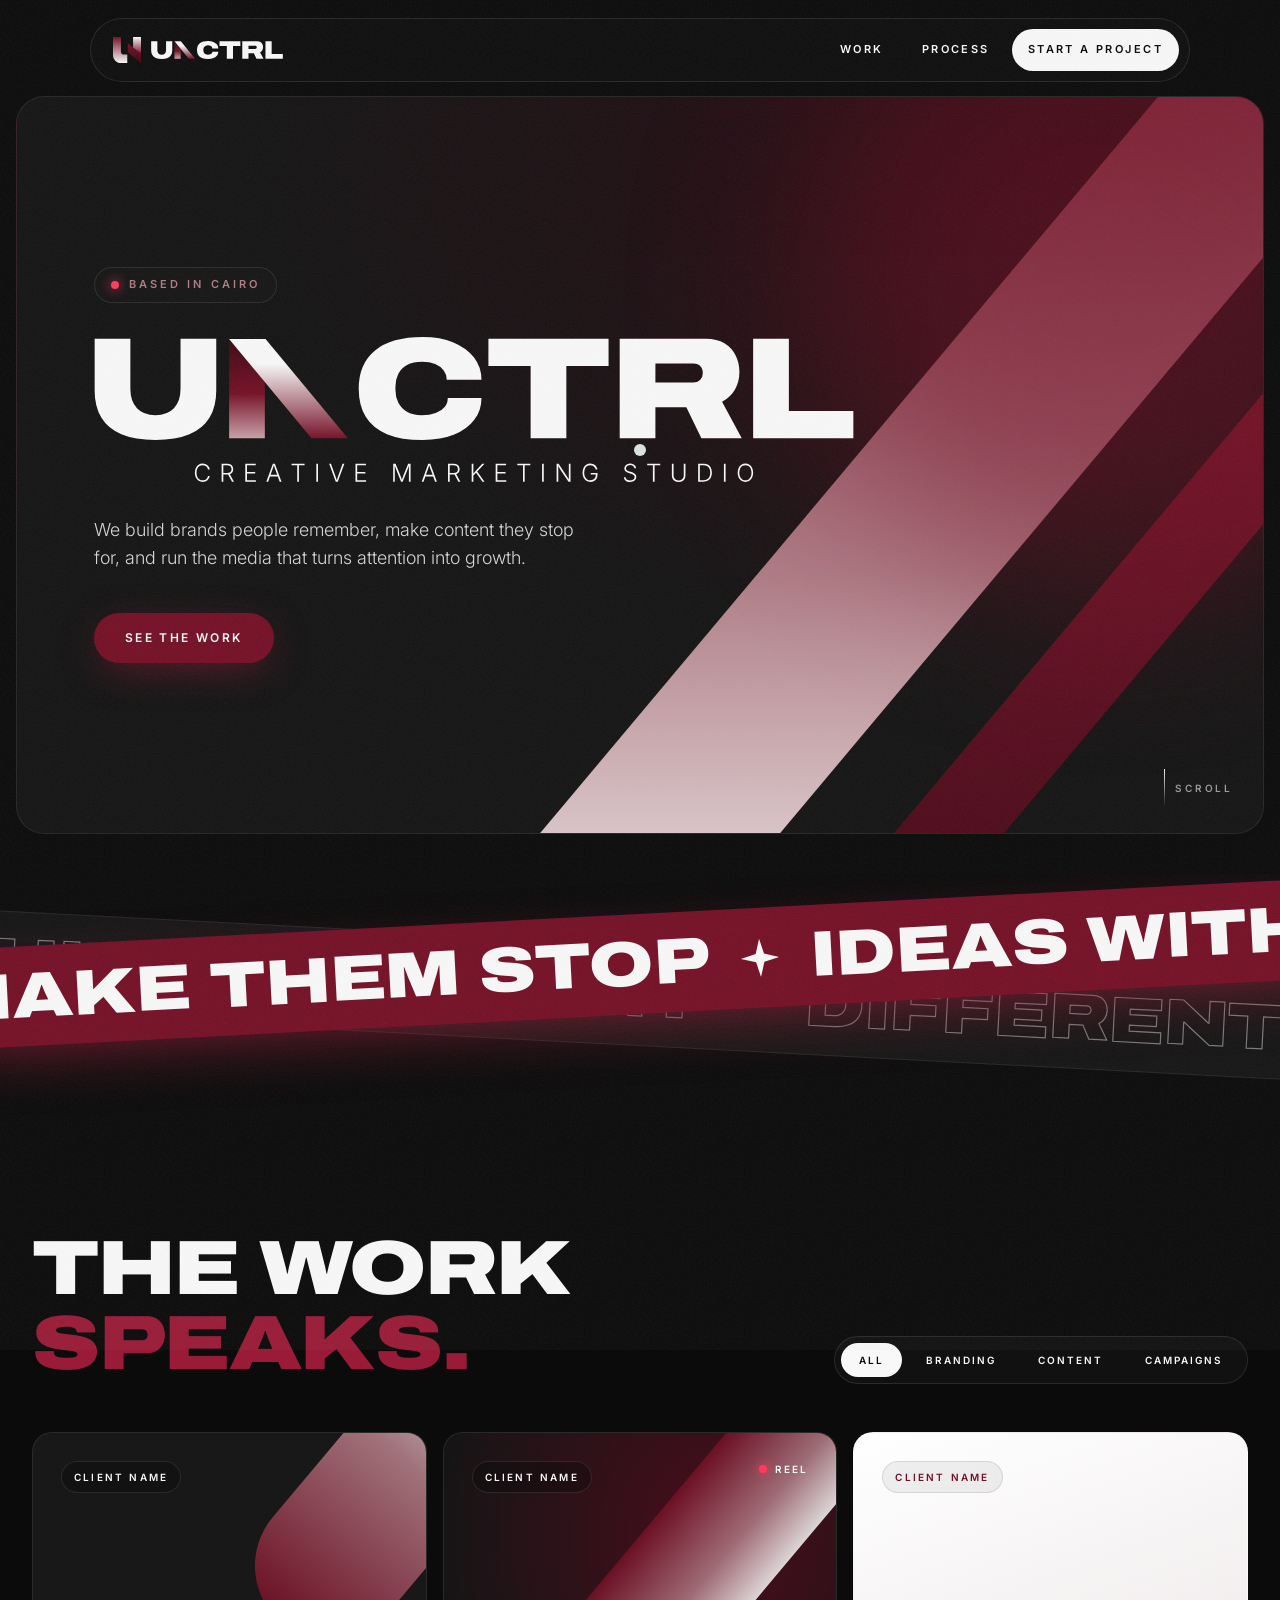
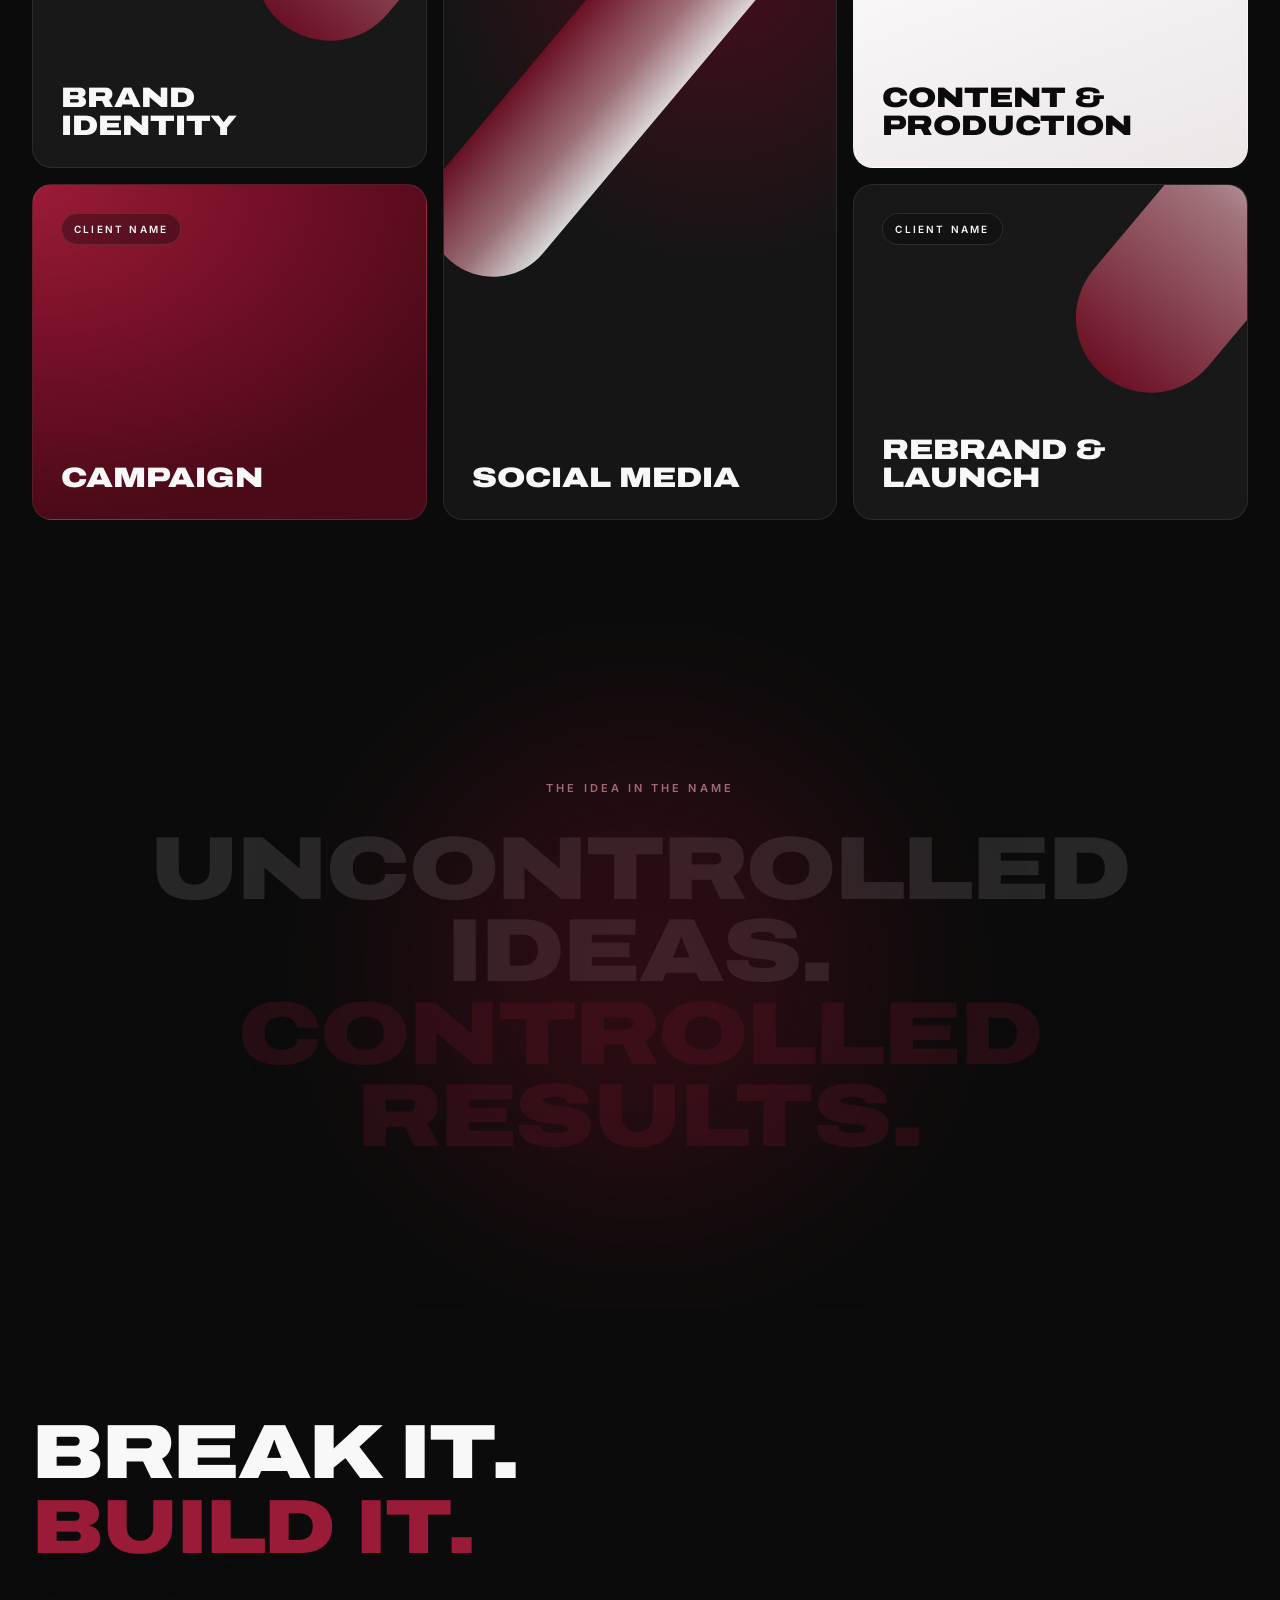
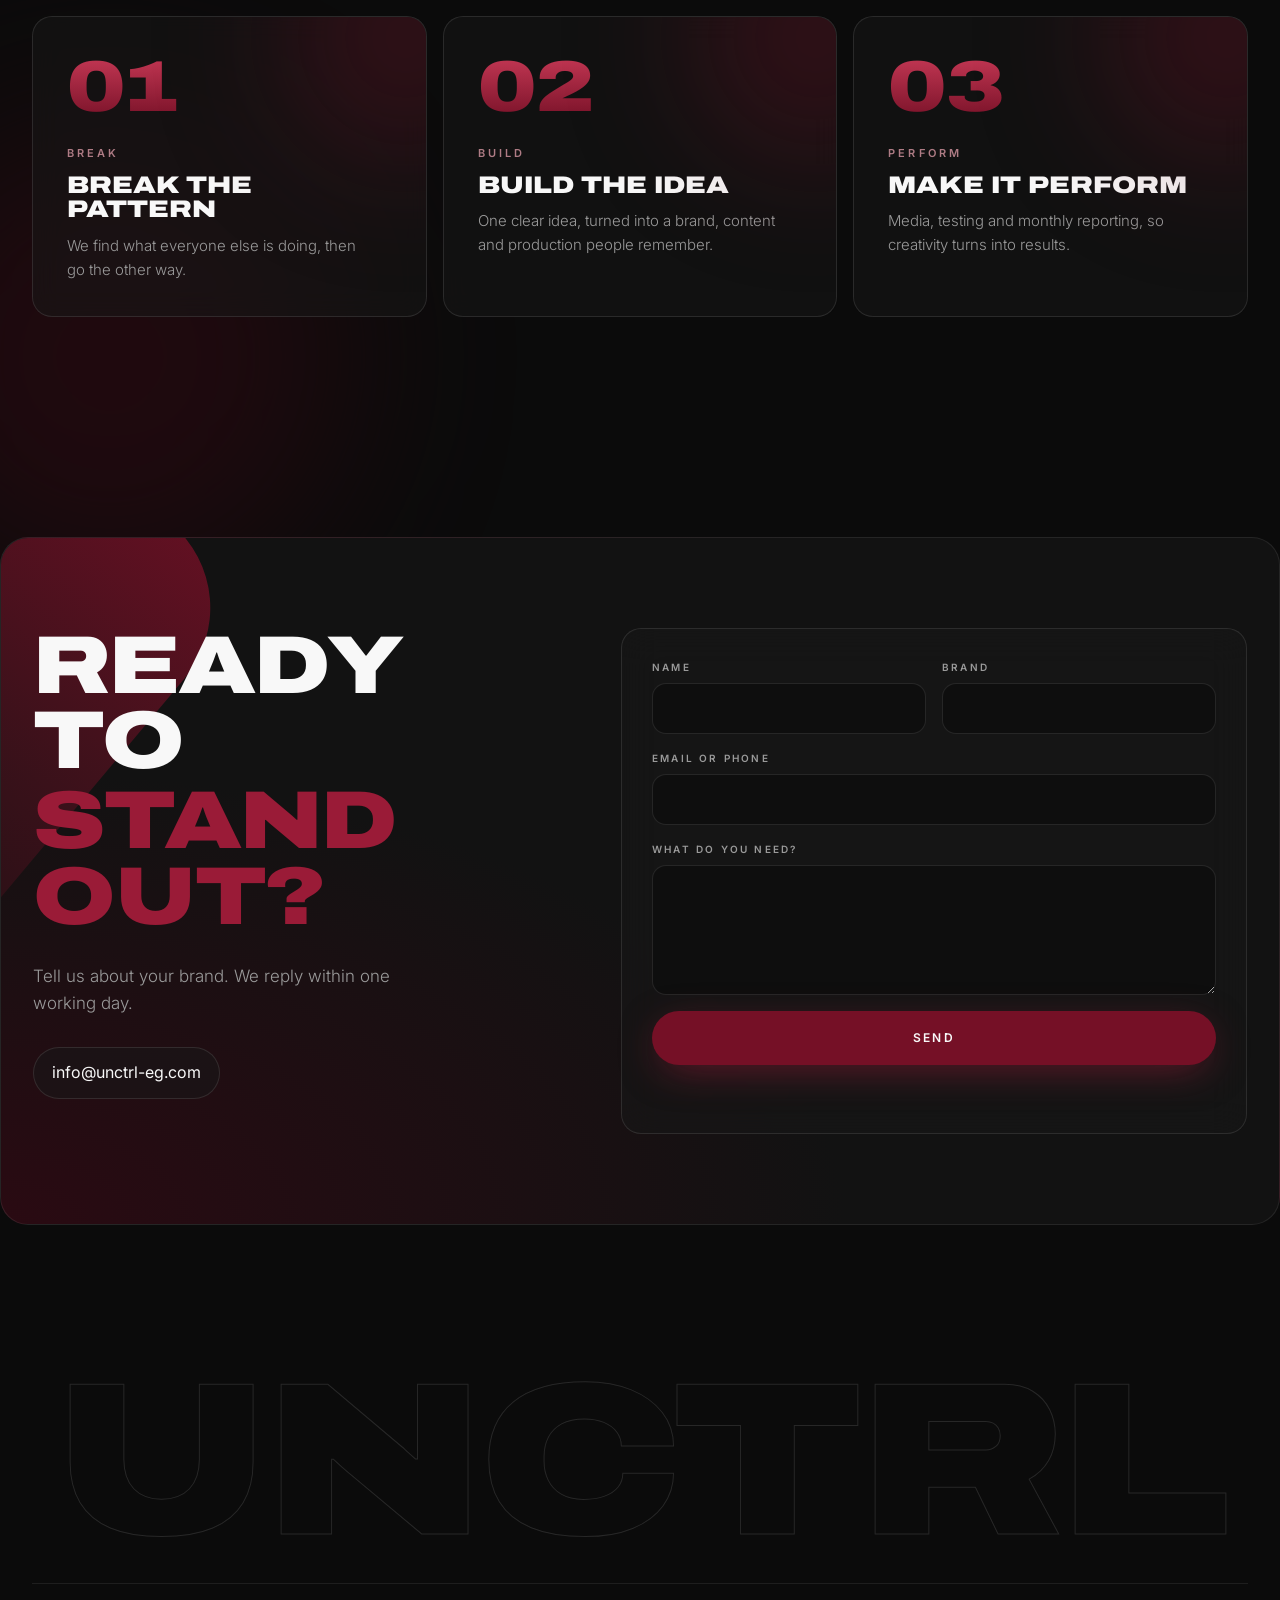
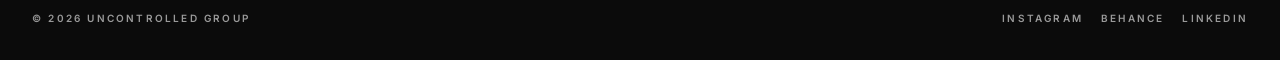
<file: index.html>
<!DOCTYPE html>
<html lang="en">
<head>
<meta charset="UTF-8">
<meta name="viewport" content="width=device-width, initial-scale=1">
<title>UNCTRL | Creative marketing studio</title>
<meta name="description" content="UNCTRL is a creative marketing studio. We build brands people remember, make content they stop for, and run the media that turns attention into growth.">
<link rel="icon" href="/favicon.ico" sizes="48x48">
<link rel="icon" href="/favicon.svg" type="image/svg+xml">
<link rel="apple-touch-icon" href="/apple-touch-icon.png">
<link rel="manifest" href="/site.webmanifest">
<meta name="theme-color" content="#0B0B0B">
<meta property="og:title" content="UNCTRL | Creative marketing studio">
<meta property="og:description" content="Uncontrolled ideas. Controlled results.">
<meta property="og:image" content="https://unctrl-eg.com/og-image-1200x630.png">
<meta property="og:image:width" content="1200">
<meta property="og:image:height" content="630">
<link rel="preconnect" href="https://fonts.googleapis.com">
<link rel="preconnect" href="https://fonts.gstatic.com" crossorigin>
<link href="https://fonts.googleapis.com/css2?family=Archivo:wdth,wght@125,900&family=Inter:wght@300;400;600&display=swap" rel="stylesheet">
<link rel="stylesheet" href="/assets/style.css">
</head>
<body data-page="home">
<div class="grain" aria-hidden="true"></div>
<div class="cursor" aria-hidden="true"><span>View</span></div>

<header class="site-head">
  <div class="bar">
    <a class="brand" href="/" aria-label="UNCTRL home">
      <img class="icon" src="/assets/brand/unctrl-icon-gradient.svg" alt="">
      <img class="word" src="/assets/brand/unctrl-logo-gradient.svg" alt="UNCTRL">
    </a>
    <nav class="nav" aria-label="Main">
      <a href="#work">Work</a>
      <a href="#process">Process</a>
      <a class="cta" href="#contact">Start a project</a>
    </nav>
  </div>
</header>

<main>
  <div class="hero">
    <div class="hero-card">
      <span class="glow g1" aria-hidden="true"></span>
      <span class="hero-slash two intro" aria-hidden="true"></span>
      <span class="hero-slash intro" aria-hidden="true"></span>
      <div class="hero-inner">
        <span class="hero-kicker label intro" id="kicker"><i></i><span id="kicker-text"></span></span>
        <h1 class="intro d1"><img class="hero-logo" src="/assets/brand/unctrl-logo-tagline-gradient.svg" alt="UNCTRL"><span class="sr-only" id="tagline-sr"></span></h1>
        <p class="hero-line intro d2" id="hero-line"></p>
        <div class="hero-actions intro d3">
          <a class="btn btn-solid" href="#work">See the work</a>
          <button class="play" id="play" type="button" hidden><span class="ring"><svg viewBox="0 0 24 24" fill="currentColor"><path d="M6 4l14 8-14 8z"/></svg></span>Play showreel</button>
        </div>
      </div>
      <a class="scroll-cue" href="#work"><span></span>Scroll</a>
    </div>
  </div>

  <div class="tapes" aria-hidden="true">
    <div class="tape t2"><div class="tape-track" id="tape2"></div></div>
    <div class="tape t1"><div class="tape-track" id="tape1"></div></div>
  </div>

  <section id="work">
    <div class="wrap">
      <div class="sec-head">
        <h2 class="display reveal" id="work-title"></h2>
        <div class="filters fade" id="filters" role="group" aria-label="Filter projects"></div>
      </div>
      <div class="work-grid" id="work-grid"></div>
    </div>
  </section>

  <section class="statement">
    <span class="glow g1" aria-hidden="true"></span>
    <div class="wrap">
      <span class="label" id="statement-label"></span>
      <h2 class="display" id="statement"></h2>
    </div>
  </section>

  <section class="process" id="process">
    <span class="glow g2" aria-hidden="true"></span>
    <div class="wrap">
      <div class="sec-head"><h2 class="display reveal" id="process-title"></h2></div>
      <div class="steps" id="steps"></div>
    </div>
  </section>

  <section class="clients" id="clients" hidden>
    <div class="wrap">
      <span class="label" id="clients-title"></span>
      <div class="logos" id="logos"></div>
    </div>
  </section>

  <section class="contact" id="contact">
    <div class="panel">
      <span class="slash-bg" aria-hidden="true"></span>
      <div class="wrap grid">
        <div>
          <h2 class="display reveal" id="contact-title"></h2>
          <p class="lead fade" id="contact-text"></p>
          <div class="direct fade" id="direct"></div>
        </div>
        <form class="cform fade" id="cform" novalidate>
          <label>Name<input name="name" autocomplete="name" required></label>
          <label>Brand<input name="brand" autocomplete="organization"></label>
          <label class="full">Email or phone<input name="contact" autocomplete="email" required></label>
          <label class="full">What do you need?<textarea name="message" required></textarea></label>
          <button class="btn btn-solid" type="submit">Send</button>
          <p class="form-msg" id="form-msg" role="status"></p>
        </form>
      </div>
    </div>
  </section>
</main>

<footer class="site-foot">
  <div class="wrap">
    <div class="foot-big" aria-hidden="true">UNCTRL</div>
    <div class="row"><span id="foot-copy"></span><nav id="foot-social" aria-label="Social"></nav></div>
  </div>
</footer>

<div class="modal" id="modal" role="dialog" aria-modal="true" aria-label="Showreel">
  <button class="btn btn-line close" type="button">Close</button>
  <div class="frame"></div>
</div>

<script src="/assets/app.js"></script>
</body>
</html>
</file>
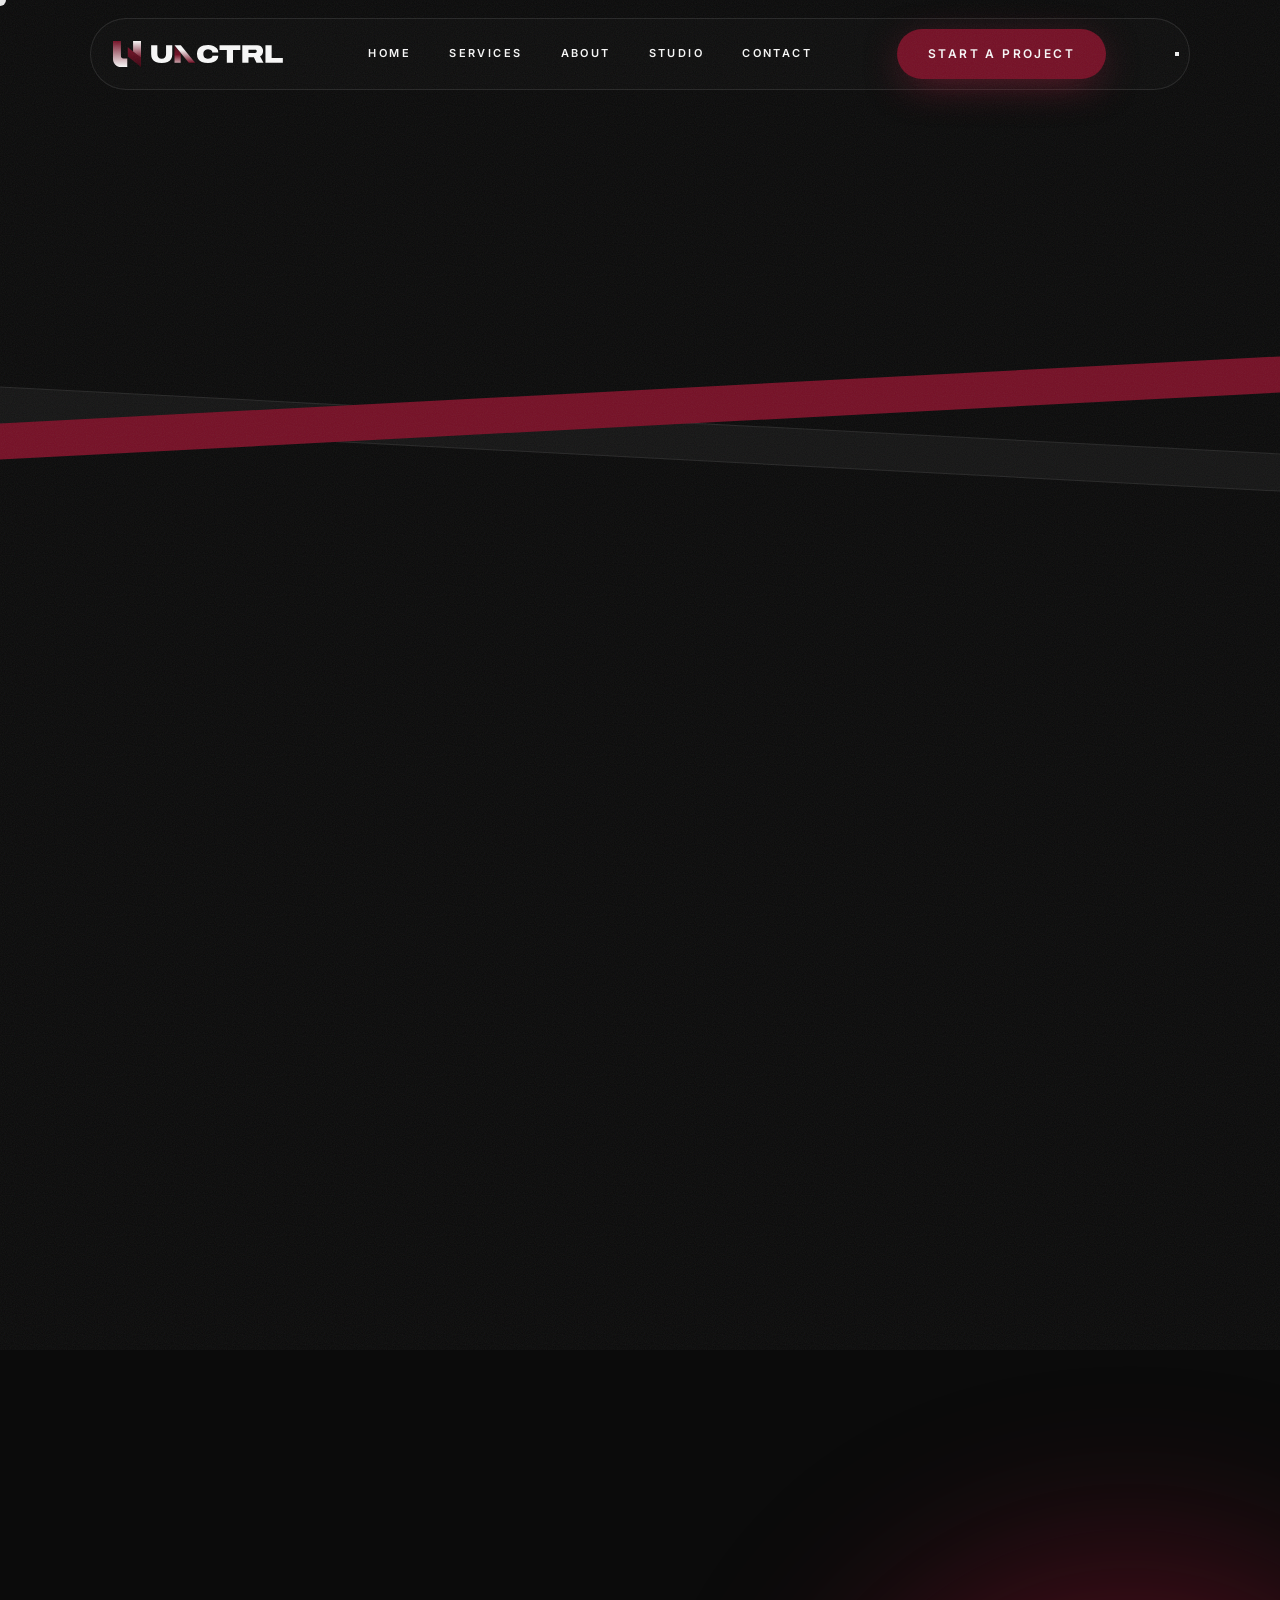
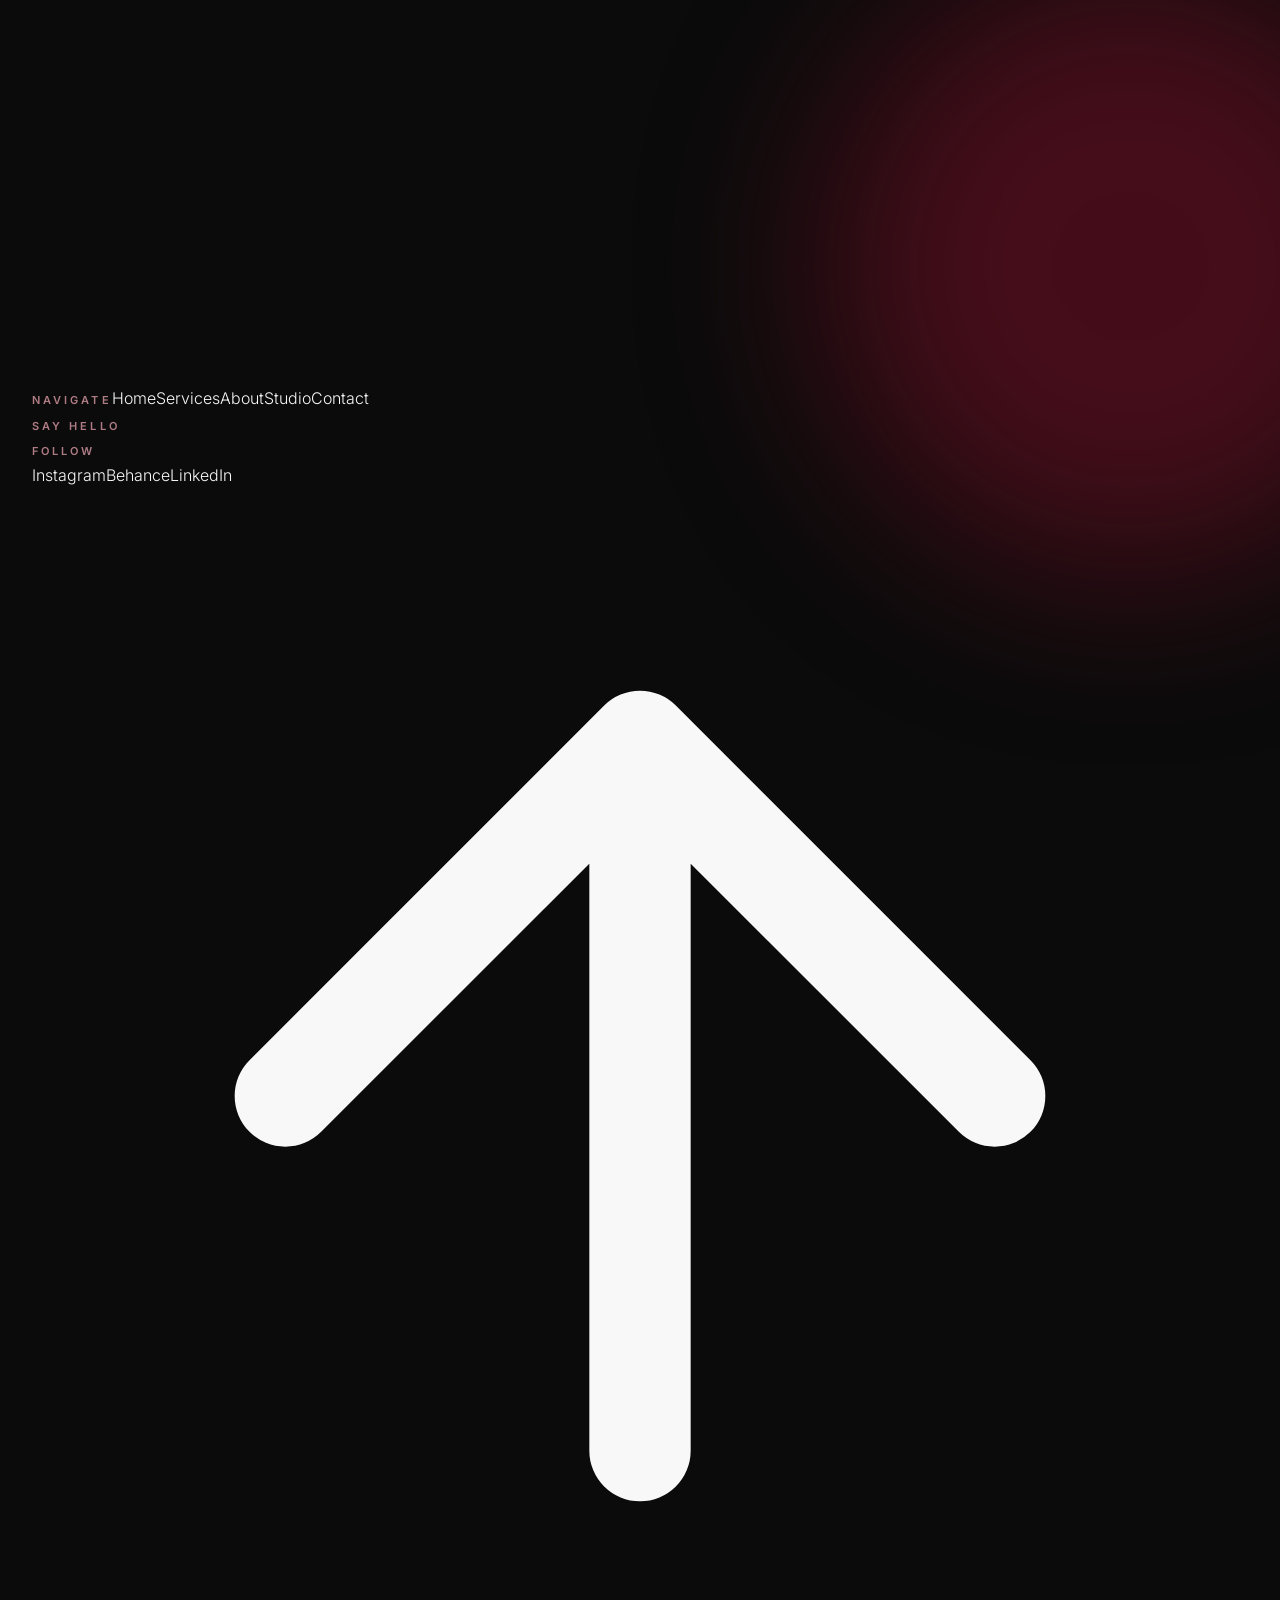
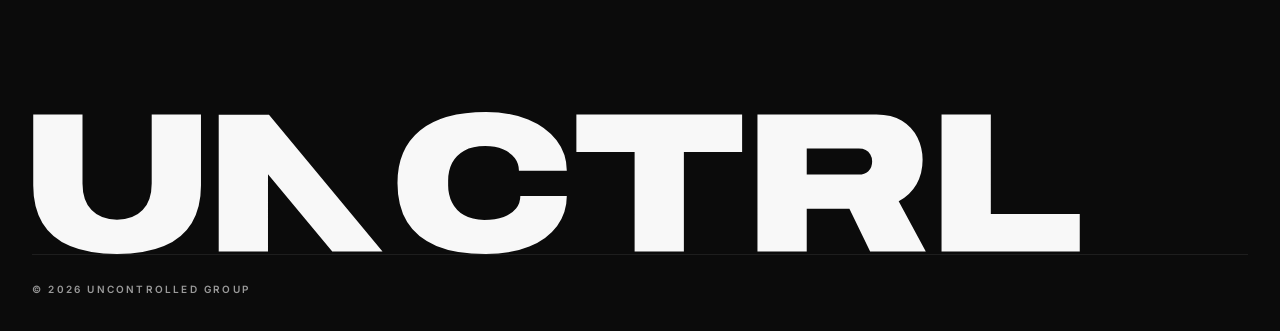
<file: public/index.html>
<!DOCTYPE html>
<html lang="en">
<head>
<meta charset="UTF-8">
<meta name="viewport" content="width=device-width, initial-scale=1">
<title>UNCTRL | Creative marketing studio</title>
<meta name="description" content="We build brands people remember, make content they stop for, and run the media that turns attention into growth.">
<link rel="icon" href="/favicon.ico" sizes="48x48">
<link rel="icon" href="/favicon.svg" type="image/svg+xml">
<link rel="apple-touch-icon" href="/apple-touch-icon.png">
<link rel="manifest" href="/site.webmanifest">
<meta name="theme-color" content="#0B0B0B">
<meta property="og:title" content="UNCTRL | Creative marketing studio">
<meta property="og:description" content="We build brands people remember, make content they stop for, and run the media that turns attention into growth.">
<meta property="og:image" content="https://unctrl-eg.com/og-image-1200x630.png">
<meta property="og:image:width" content="1200">
<meta property="og:image:height" content="630">
<link rel="preconnect" href="https://fonts.googleapis.com">
<link rel="preconnect" href="https://fonts.gstatic.com" crossorigin>
<link href="https://fonts.googleapis.com/css2?family=Archivo:wdth,wght@125,900&family=Inter:wght@300;400;600&display=swap" rel="stylesheet">
<link rel="stylesheet" href="/assets/style.css">
</head>
<body id="top" data-page="home">
<div class="grain" aria-hidden="true"></div>
<div class="cursor" aria-hidden="true"><span>View</span></div>
<header class="site-head">
  <div class="bar">
    <a class="brand" href="/" aria-label="UNCTRL home">
      <img class="icon" src="/assets/brand/unctrl-icon-gradient.svg" alt="">
      <img class="word" src="/assets/brand/unctrl-logo-gradient.svg" alt="UNCTRL">
    </a>
    <nav class="nav" aria-label="Main"><a href="/" aria-current=page>Home</a><a href="/services">Services</a><a href="/about">About</a><a href="/studio">Studio</a><a href="/contact">Contact</a></nav>
    <a class="btn btn-solid nav-cta" href="/contact">Start a project</a>
    <button class="menu-btn" type="button" aria-expanded="false" aria-controls="mnav"><span></span><span></span><span class="sr-only">Menu</span></button>
  </div>
</header>
<div class="mnav" id="mnav" hidden>
  <nav aria-label="Mobile"><a href="/" aria-current=page>Home</a><a href="/services">Services</a><a href="/about">About</a><a href="/studio">Studio</a><a href="/contact">Contact</a></nav>
  <a class="btn btn-solid" href="/contact">Start a project</a>
</div>
<main>

<section class="hero2">
  <div class="hero2-media intro" id="hero-media">
    <img id="hero-img" alt="">
    <span class="hero2-slash" aria-hidden="true"></span>
  </div>
  <div class="wrap hero2-inner">
    <span class="label intro" id="hero-label"></span>
    <h1 class="display hero2-title" id="hero-title"></h1>
    <p class="hero2-text intro d2" id="hero-text"></p>
    <div class="hero-actions intro d3">
      <a class="btn btn-solid" href="/studio">See the work</a>
      <a class="btn btn-line" href="/contact">Let's talk</a>
      <button class="play" id="play" type="button" hidden><span class="ring"><svg viewBox="0 0 24 24" fill="currentColor"><path d="M6 4l14 8-14 8z"/></svg></span>Showreel</button>
    </div>
  </div>
  <div class="wrap hero2-foot intro d3"><span class="label" id="hero-strip"></span><a class="scroll-cue" href="#work"><span></span>Scroll</a></div>
</section>

<div class="tapes" aria-hidden="true">
  <div class="tape t2"><div class="tape-track" id="tape2"></div></div>
  <div class="tape t1"><div class="tape-track" id="tape1"></div></div>
</div>

<section id="work">
  <div class="wrap">
    <div class="sec-head"><h2 class="display reveal" id="work-title"></h2><a class="btn btn-line fade" href="/studio">All projects</a></div>
    <div class="rows" id="work-rows"></div>
  </div>
  <img class="row-preview" id="row-preview" alt="" aria-hidden="true">
</section>

<section class="band">
  <div class="wrap band-grid">
    <h2 class="display reveal" id="statement-title"></h2>
    <p class="fade" id="statement-text"></p>
  </div>
</section>

<section class="svc-preview">
  <div class="wrap">
    <div class="sec-head"><div><span class="label fade" id="svc-label"></span><h2 class="display reveal" id="svc-title"></h2></div><a class="btn btn-line fade" href="/services">All services</a></div>
    <div class="svc-grid" id="svc-grid"></div>
  </div>
</section>

<section class="beliefs-sec">
  <div class="wrap">
    <span class="label fade" id="beliefs-label"></span>
    <div class="beliefs" id="beliefs"></div>
  </div>
</section>

<section class="clients" id="clients" hidden>
  <div class="wrap"><span class="label" id="clients-title"></span><div class="logos" id="logos"></div></div>
</section>
<section class="cta-band">
  <span class="glow g1" aria-hidden="true"></span>
  <div class="wrap">
    <h2 class="display reveal" id="cta-title"></h2>
    <div class="cta-actions fade"><a class="btn btn-white" href="/contact">Start a project</a><a class="btn btn-line" id="cta-mail" href="/contact">Email us</a></div>
  </div>
</section>
</main>
<footer class="site-foot">
  <div class="wrap">
    <div class="foot-cols">
      <div><span class="label">Navigate</span><a href="/">Home</a><a href="/services">Services</a><a href="/about">About</a><a href="/studio">Studio</a><a href="/contact">Contact</a></div>
      <div><span class="label">Say hello</span><div id="foot-contact"></div></div>
      <div><span class="label">Follow</span><div id="foot-social"></div></div>
      <div class="foot-up"><a href="#top" class="up" aria-label="Back to top"><svg viewBox="0 0 24 24" fill="none" stroke="currentColor" stroke-width="2" stroke-linecap="round" stroke-linejoin="round"><path d="M12 19V5M5 12l7-7 7 7"/></svg></a></div>
    </div>
    <img class="foot-logo" src="/assets/brand/unctrl-logo-white.svg" alt="" aria-hidden="true">
    <div class="row"><span id="foot-copy"></span><span id="foot-address"></span></div>
  </div>
</footer>
<div class="modal" id="modal" role="dialog" aria-modal="true" aria-label="Video">
  <button class="btn btn-line close" type="button">Close</button>
  <div class="frame"></div>
</div>
<script src="/assets/app.js"></script>
</body>
</html>
</file>
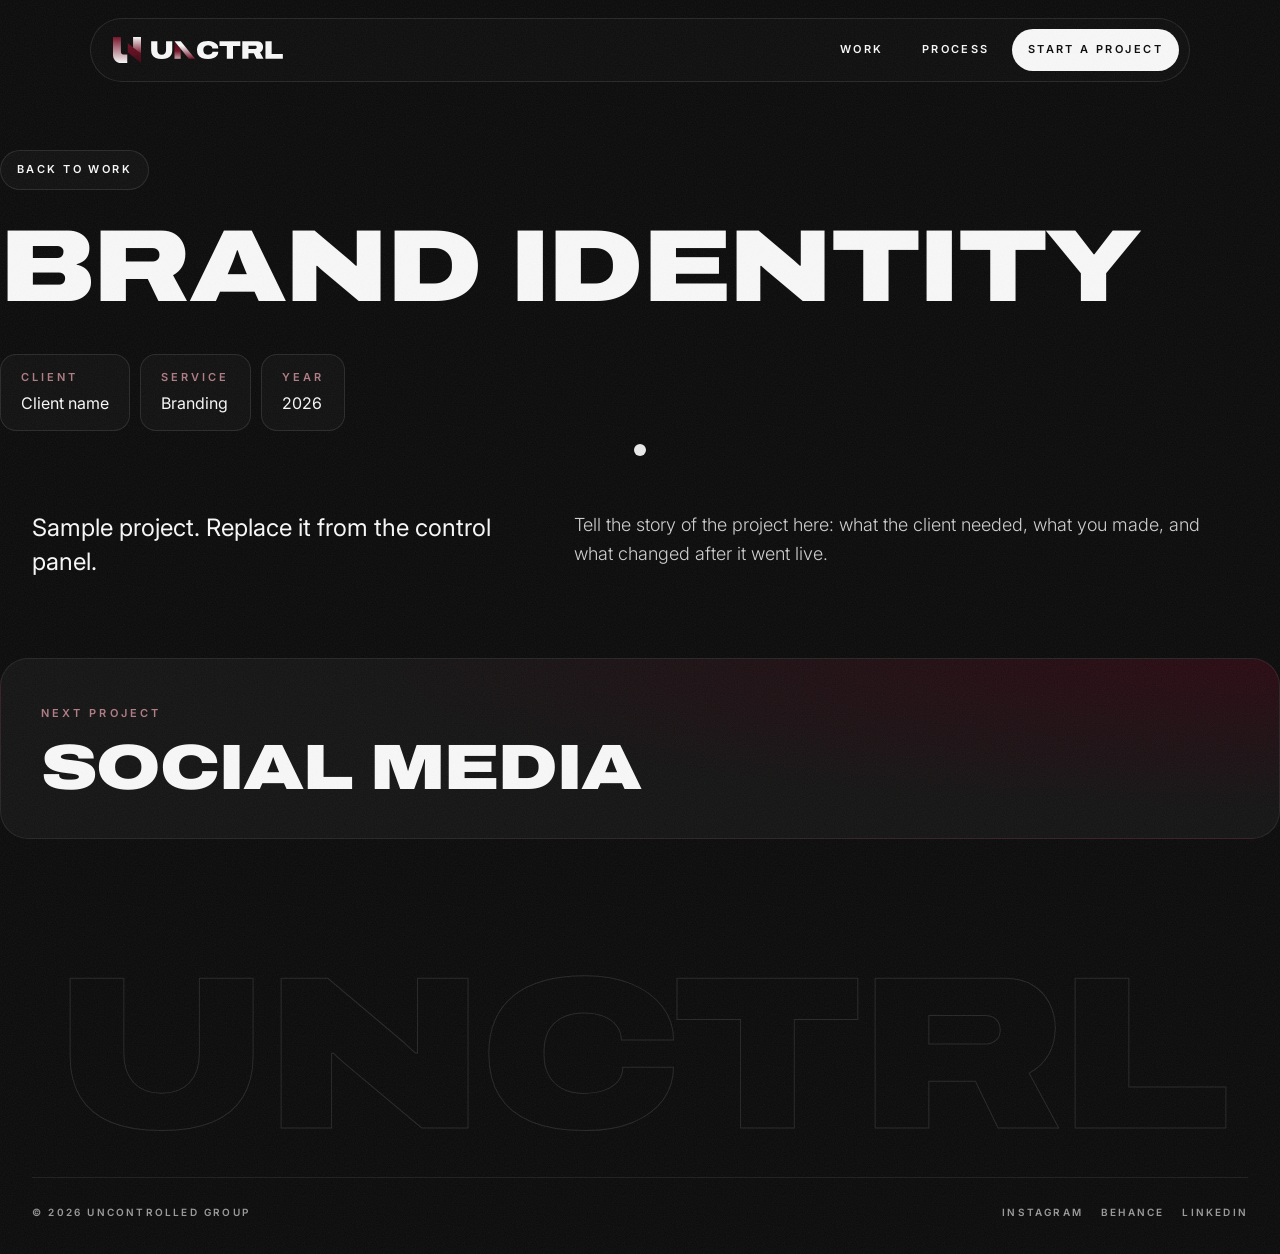
<file: project.html>
<!DOCTYPE html>
<html lang="en">
<head>
<meta charset="UTF-8">
<meta name="viewport" content="width=device-width, initial-scale=1">
<title>Project | UNCTRL</title>
<link rel="icon" href="/favicon.ico" sizes="48x48">
<link rel="icon" href="/favicon.svg" type="image/svg+xml">
<link rel="apple-touch-icon" href="/apple-touch-icon.png">
<meta name="theme-color" content="#0B0B0B">
<meta property="og:image" content="https://unctrl-eg.com/og-image-1200x630.png">
<link rel="preconnect" href="https://fonts.googleapis.com">
<link rel="preconnect" href="https://fonts.gstatic.com" crossorigin>
<link href="https://fonts.googleapis.com/css2?family=Archivo:wdth,wght@125,900&family=Inter:wght@300;400;600&display=swap" rel="stylesheet">
<link rel="stylesheet" href="/assets/style.css">
</head>
<body data-page="project">
<div class="grain" aria-hidden="true"></div>
<div class="cursor" aria-hidden="true"><span>View</span></div>

<header class="site-head">
  <div class="bar">
    <a class="brand" href="/" aria-label="UNCTRL home">
      <img class="icon" src="/assets/brand/unctrl-icon-gradient.svg" alt="">
      <img class="word" src="/assets/brand/unctrl-logo-gradient.svg" alt="UNCTRL">
    </a>
    <nav class="nav" aria-label="Main">
      <a href="/#work">Work</a>
      <a href="/#process">Process</a>
      <a class="cta" href="/#contact">Start a project</a>
    </nav>
  </div>
</header>

<main id="project"></main>

<footer class="site-foot">
  <div class="wrap">
    <div class="foot-big" aria-hidden="true">UNCTRL</div>
    <div class="row"><span id="foot-copy"></span><nav id="foot-social" aria-label="Social"></nav></div>
  </div>
</footer>

<script src="/assets/app.js"></script>
</body>
</html>
</file>
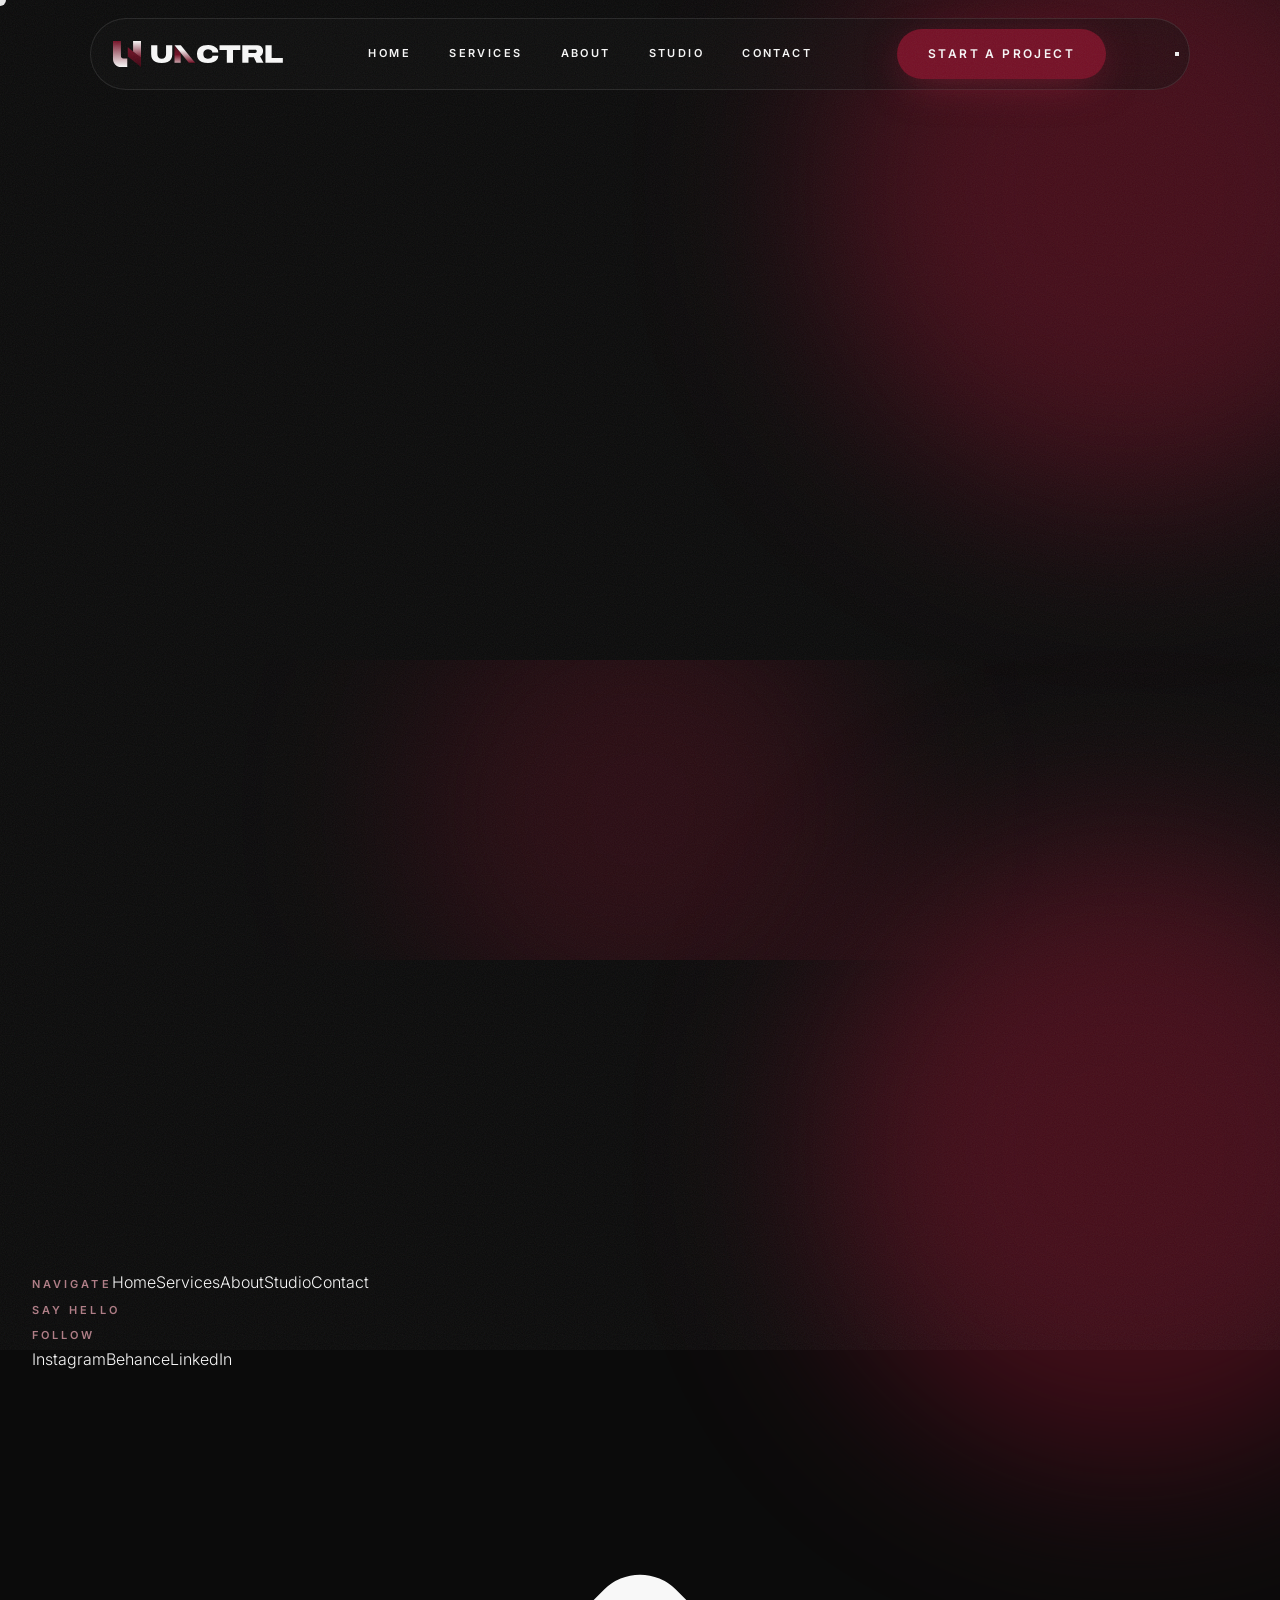
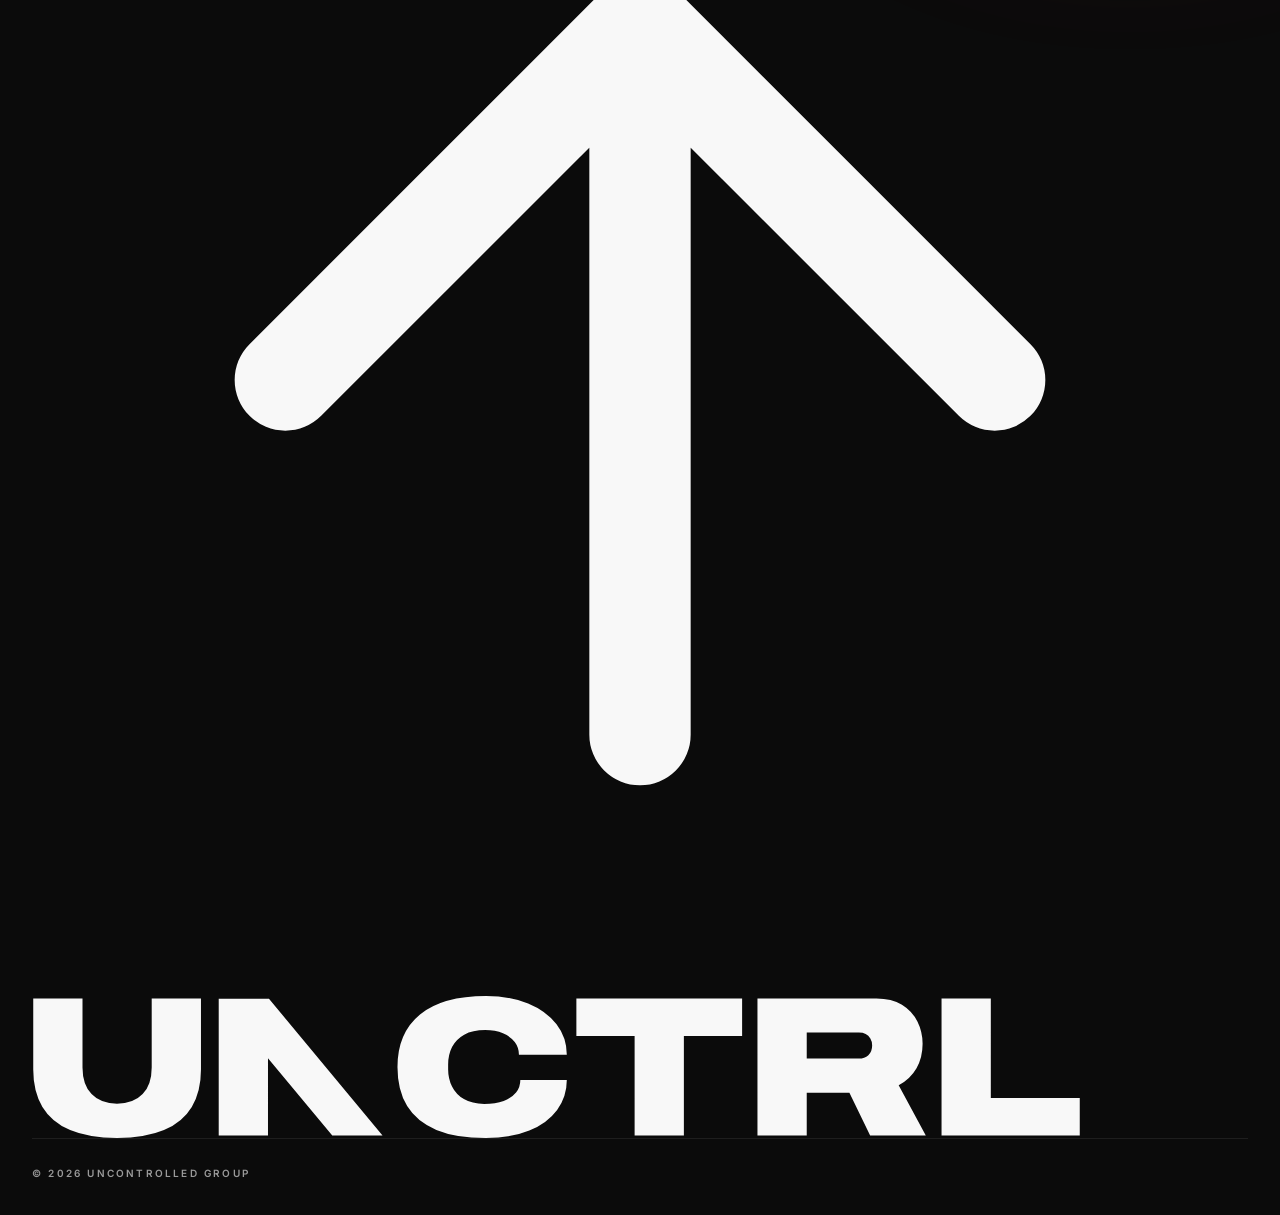
<file: public/about.html>
<!DOCTYPE html>
<html lang="en">
<head>
<meta charset="UTF-8">
<meta name="viewport" content="width=device-width, initial-scale=1">
<title>About | UNCTRL</title>
<meta name="description" content="A senior team of strategists, creatives and producers who say no to templates.">
<link rel="icon" href="/favicon.ico" sizes="48x48">
<link rel="icon" href="/favicon.svg" type="image/svg+xml">
<link rel="apple-touch-icon" href="/apple-touch-icon.png">
<link rel="manifest" href="/site.webmanifest">
<meta name="theme-color" content="#0B0B0B">
<meta property="og:title" content="About | UNCTRL">
<meta property="og:description" content="A senior team of strategists, creatives and producers who say no to templates.">
<meta property="og:image" content="https://unctrl-eg.com/og-image-1200x630.png">
<meta property="og:image:width" content="1200">
<meta property="og:image:height" content="630">
<link rel="preconnect" href="https://fonts.googleapis.com">
<link rel="preconnect" href="https://fonts.gstatic.com" crossorigin>
<link href="https://fonts.googleapis.com/css2?family=Archivo:wdth,wght@125,900&family=Inter:wght@300;400;600&display=swap" rel="stylesheet">
<link rel="stylesheet" href="/assets/style.css">
</head>
<body id="top" data-page="about">
<div class="grain" aria-hidden="true"></div>
<div class="cursor" aria-hidden="true"><span>View</span></div>
<header class="site-head">
  <div class="bar">
    <a class="brand" href="/" aria-label="UNCTRL home">
      <img class="icon" src="/assets/brand/unctrl-icon-gradient.svg" alt="">
      <img class="word" src="/assets/brand/unctrl-logo-gradient.svg" alt="UNCTRL">
    </a>
    <nav class="nav" aria-label="Main"><a href="/">Home</a><a href="/services">Services</a><a href="/about" aria-current=page>About</a><a href="/studio">Studio</a><a href="/contact">Contact</a></nav>
    <a class="btn btn-solid nav-cta" href="/contact">Start a project</a>
    <button class="menu-btn" type="button" aria-expanded="false" aria-controls="mnav"><span></span><span></span><span class="sr-only">Menu</span></button>
  </div>
</header>
<div class="mnav" id="mnav" hidden>
  <nav aria-label="Mobile"><a href="/">Home</a><a href="/services">Services</a><a href="/about" aria-current=page>About</a><a href="/studio">Studio</a><a href="/contact">Contact</a></nav>
  <a class="btn btn-solid" href="/contact">Start a project</a>
</div>
<main>

<section class="about-hero">
  <span class="glow g1" aria-hidden="true"></span>
  <div class="wrap about-grid">
    <div>
      <span class="label intro" id="about-label"></span>
      <h1 class="display reveal" id="about-title"></h1>
      <p class="lede fade" id="about-text"></p>
    </div>
    <div class="collage intro d2" id="collage"></div>
  </div>
</section>
<section class="story">
  <div class="wrap story-grid">
    <h2 class="display reveal" id="story-title"></h2>
    <p class="fade" id="story-text"></p>
  </div>
  <div class="wrap stats" id="stats" hidden></div>
</section>
<section class="beliefs-sec">
  <div class="wrap">
    <span class="label fade" id="beliefs-label"></span>
    <div class="beliefs" id="beliefs"></div>
  </div>
</section>
<section class="team-sec" id="team-sec" hidden>
  <div class="wrap">
    <div class="sec-head"><h2 class="display reveal" id="team-title"></h2></div>
    <div class="team" id="team"></div>
  </div>
</section>
<section class="statement">
  <span class="glow g1" aria-hidden="true"></span>
  <div class="wrap"><h2 class="display" id="statement"></h2></div>
</section>
<section class="cta-band">
  <span class="glow g1" aria-hidden="true"></span>
  <div class="wrap">
    <h2 class="display reveal" id="cta-title"></h2>
    <div class="cta-actions fade"><a class="btn btn-white" href="/contact">Start a project</a><a class="btn btn-line" id="cta-mail" href="/contact">Email us</a></div>
  </div>
</section>
</main>
<footer class="site-foot">
  <div class="wrap">
    <div class="foot-cols">
      <div><span class="label">Navigate</span><a href="/">Home</a><a href="/services">Services</a><a href="/about">About</a><a href="/studio">Studio</a><a href="/contact">Contact</a></div>
      <div><span class="label">Say hello</span><div id="foot-contact"></div></div>
      <div><span class="label">Follow</span><div id="foot-social"></div></div>
      <div class="foot-up"><a href="#top" class="up" aria-label="Back to top"><svg viewBox="0 0 24 24" fill="none" stroke="currentColor" stroke-width="2" stroke-linecap="round" stroke-linejoin="round"><path d="M12 19V5M5 12l7-7 7 7"/></svg></a></div>
    </div>
    <img class="foot-logo" src="/assets/brand/unctrl-logo-white.svg" alt="" aria-hidden="true">
    <div class="row"><span id="foot-copy"></span><span id="foot-address"></span></div>
  </div>
</footer>
<div class="modal" id="modal" role="dialog" aria-modal="true" aria-label="Video">
  <button class="btn btn-line close" type="button">Close</button>
  <div class="frame"></div>
</div>
<script src="/assets/app.js"></script>
</body>
</html>
</file>
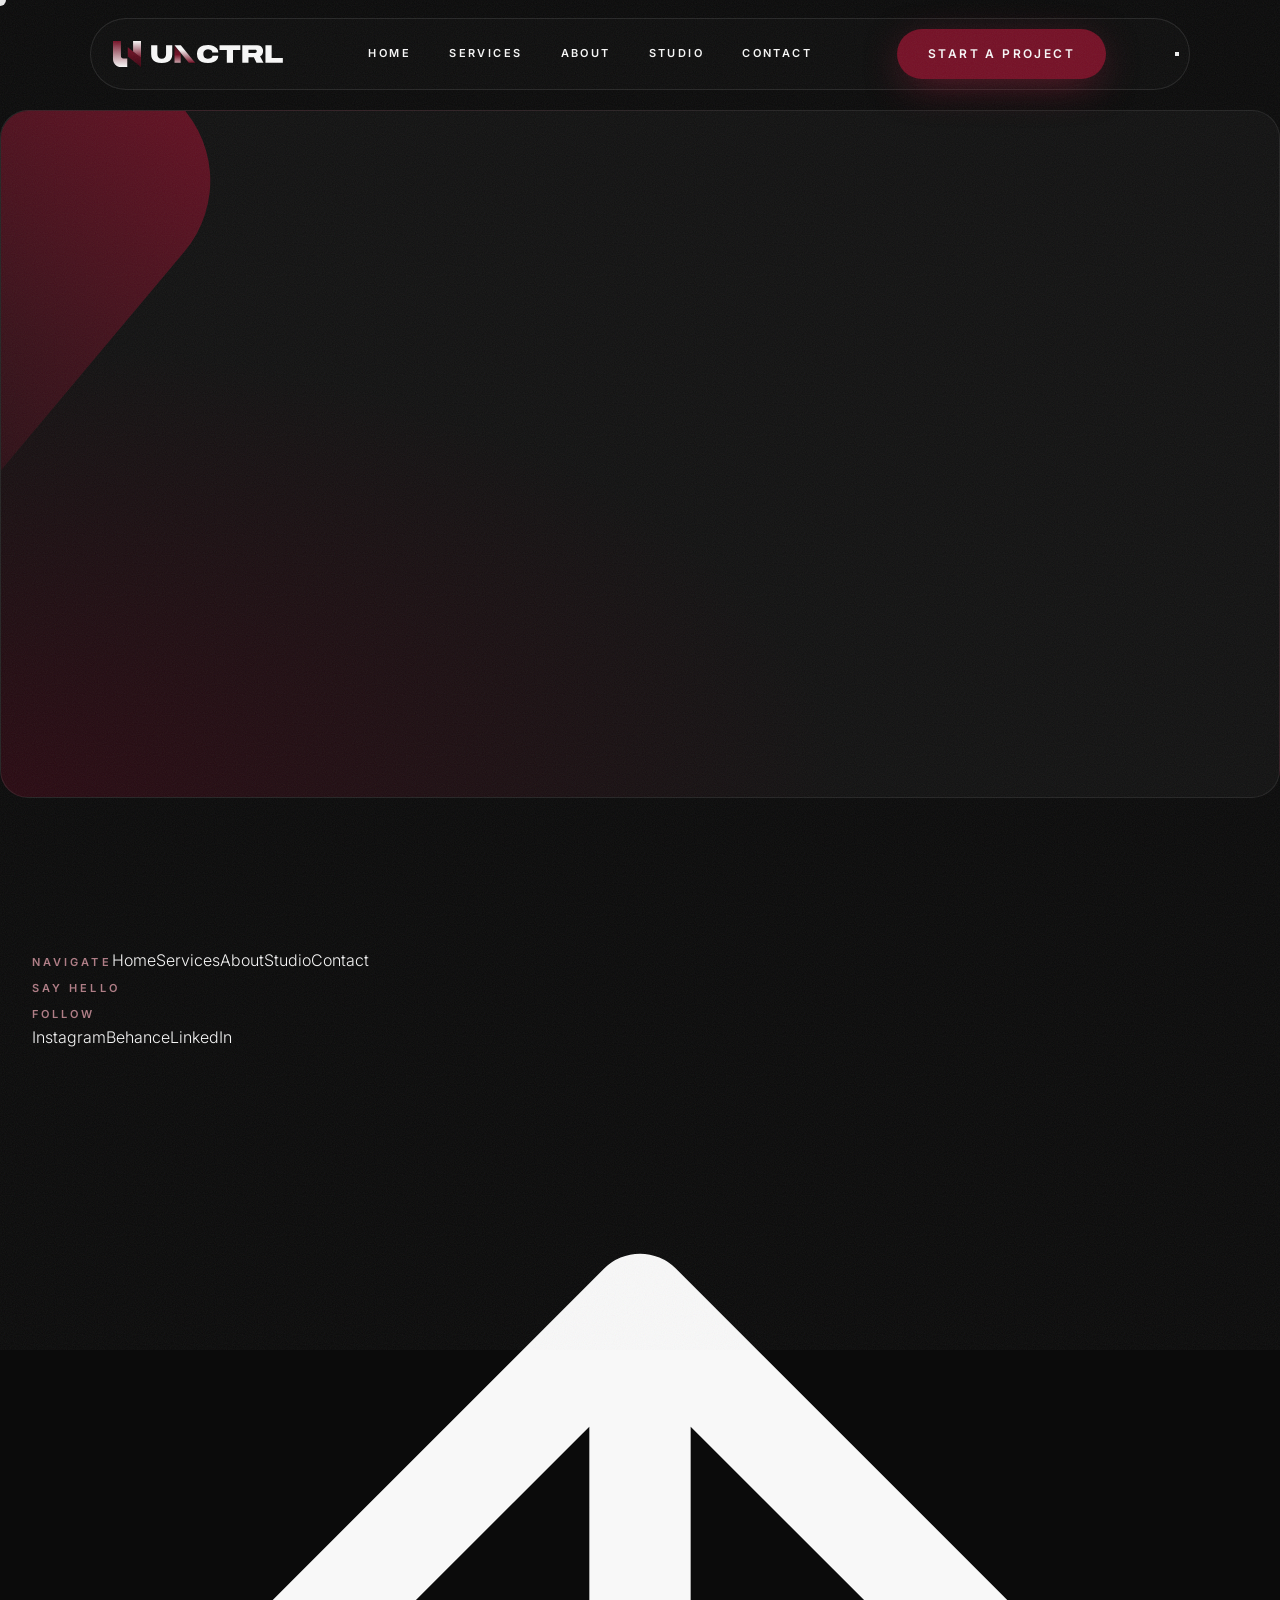
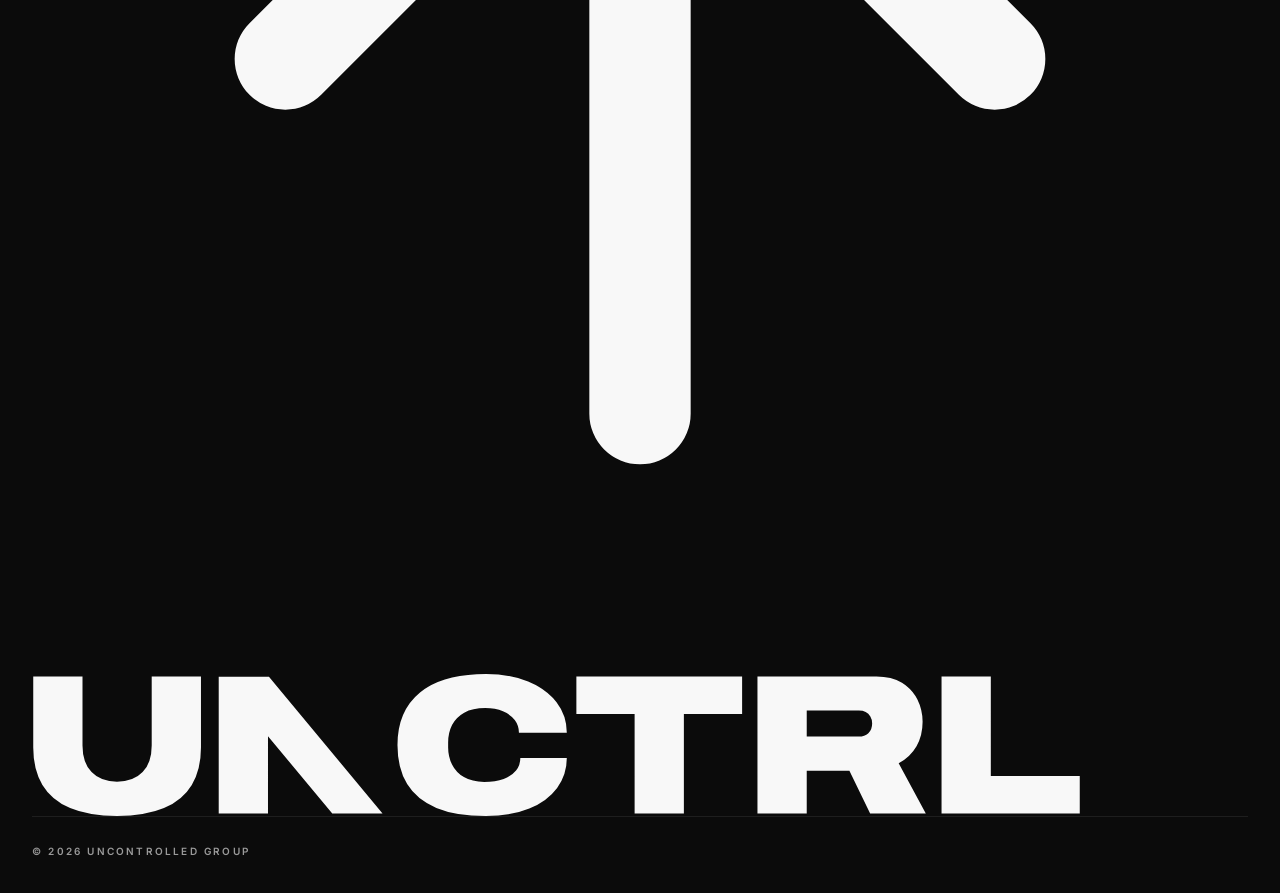
<file: public/contact.html>
<!DOCTYPE html>
<html lang="en">
<head>
<meta charset="UTF-8">
<meta name="viewport" content="width=device-width, initial-scale=1">
<title>Contact | UNCTRL</title>
<meta name="description" content="Tell us about your brand. We reply within one working day.">
<link rel="icon" href="/favicon.ico" sizes="48x48">
<link rel="icon" href="/favicon.svg" type="image/svg+xml">
<link rel="apple-touch-icon" href="/apple-touch-icon.png">
<link rel="manifest" href="/site.webmanifest">
<meta name="theme-color" content="#0B0B0B">
<meta property="og:title" content="Contact | UNCTRL">
<meta property="og:description" content="Tell us about your brand. We reply within one working day.">
<meta property="og:image" content="https://unctrl-eg.com/og-image-1200x630.png">
<meta property="og:image:width" content="1200">
<meta property="og:image:height" content="630">
<link rel="preconnect" href="https://fonts.googleapis.com">
<link rel="preconnect" href="https://fonts.gstatic.com" crossorigin>
<link href="https://fonts.googleapis.com/css2?family=Archivo:wdth,wght@125,900&family=Inter:wght@300;400;600&display=swap" rel="stylesheet">
<link rel="stylesheet" href="/assets/style.css">
</head>
<body id="top" data-page="contact">
<div class="grain" aria-hidden="true"></div>
<div class="cursor" aria-hidden="true"><span>View</span></div>
<header class="site-head">
  <div class="bar">
    <a class="brand" href="/" aria-label="UNCTRL home">
      <img class="icon" src="/assets/brand/unctrl-icon-gradient.svg" alt="">
      <img class="word" src="/assets/brand/unctrl-logo-gradient.svg" alt="UNCTRL">
    </a>
    <nav class="nav" aria-label="Main"><a href="/">Home</a><a href="/services">Services</a><a href="/about">About</a><a href="/studio">Studio</a><a href="/contact" aria-current=page>Contact</a></nav>
    <a class="btn btn-solid nav-cta" href="/contact">Start a project</a>
    <button class="menu-btn" type="button" aria-expanded="false" aria-controls="mnav"><span></span><span></span><span class="sr-only">Menu</span></button>
  </div>
</header>
<div class="mnav" id="mnav" hidden>
  <nav aria-label="Mobile"><a href="/">Home</a><a href="/services">Services</a><a href="/about">About</a><a href="/studio">Studio</a><a href="/contact" aria-current=page>Contact</a></nav>
  <a class="btn btn-solid" href="/contact">Start a project</a>
</div>
<main>

<section class="contact contact-page" id="contact">
  <div class="panel">
    <span class="slash-bg" aria-hidden="true"></span>
    <div class="wrap grid">
      <div>
        <span class="label intro" id="contact-label"></span>
        <h1 class="display reveal" id="contact-title"></h1>
        <p class="lead fade" id="contact-text"></p>
        <div class="direct fade" id="direct"></div>
        <div class="contact-social fade" id="contact-social"></div>
      </div>
      <form class="cform fade" id="cform" novalidate>
        <label>Name<input name="name" autocomplete="name" required></label>
        <label>Brand<input name="brand" autocomplete="organization"></label>
        <label class="full">Email or phone<input name="contact" autocomplete="email" required></label>
        <label class="full">What do you need?<textarea name="message" required></textarea></label>
        <input class="sr-only" name="website" tabindex="-1" autocomplete="off" aria-hidden="true">
        <button class="btn btn-solid" type="submit">Send</button>
        <p class="form-msg" id="form-msg" role="status"></p>
      </form>
    </div>
  </div>
</section>

</main>
<footer class="site-foot">
  <div class="wrap">
    <div class="foot-cols">
      <div><span class="label">Navigate</span><a href="/">Home</a><a href="/services">Services</a><a href="/about">About</a><a href="/studio">Studio</a><a href="/contact">Contact</a></div>
      <div><span class="label">Say hello</span><div id="foot-contact"></div></div>
      <div><span class="label">Follow</span><div id="foot-social"></div></div>
      <div class="foot-up"><a href="#top" class="up" aria-label="Back to top"><svg viewBox="0 0 24 24" fill="none" stroke="currentColor" stroke-width="2" stroke-linecap="round" stroke-linejoin="round"><path d="M12 19V5M5 12l7-7 7 7"/></svg></a></div>
    </div>
    <img class="foot-logo" src="/assets/brand/unctrl-logo-white.svg" alt="" aria-hidden="true">
    <div class="row"><span id="foot-copy"></span><span id="foot-address"></span></div>
  </div>
</footer>
<div class="modal" id="modal" role="dialog" aria-modal="true" aria-label="Video">
  <button class="btn btn-line close" type="button">Close</button>
  <div class="frame"></div>
</div>
<script src="/assets/app.js"></script>
</body>
</html>
</file>
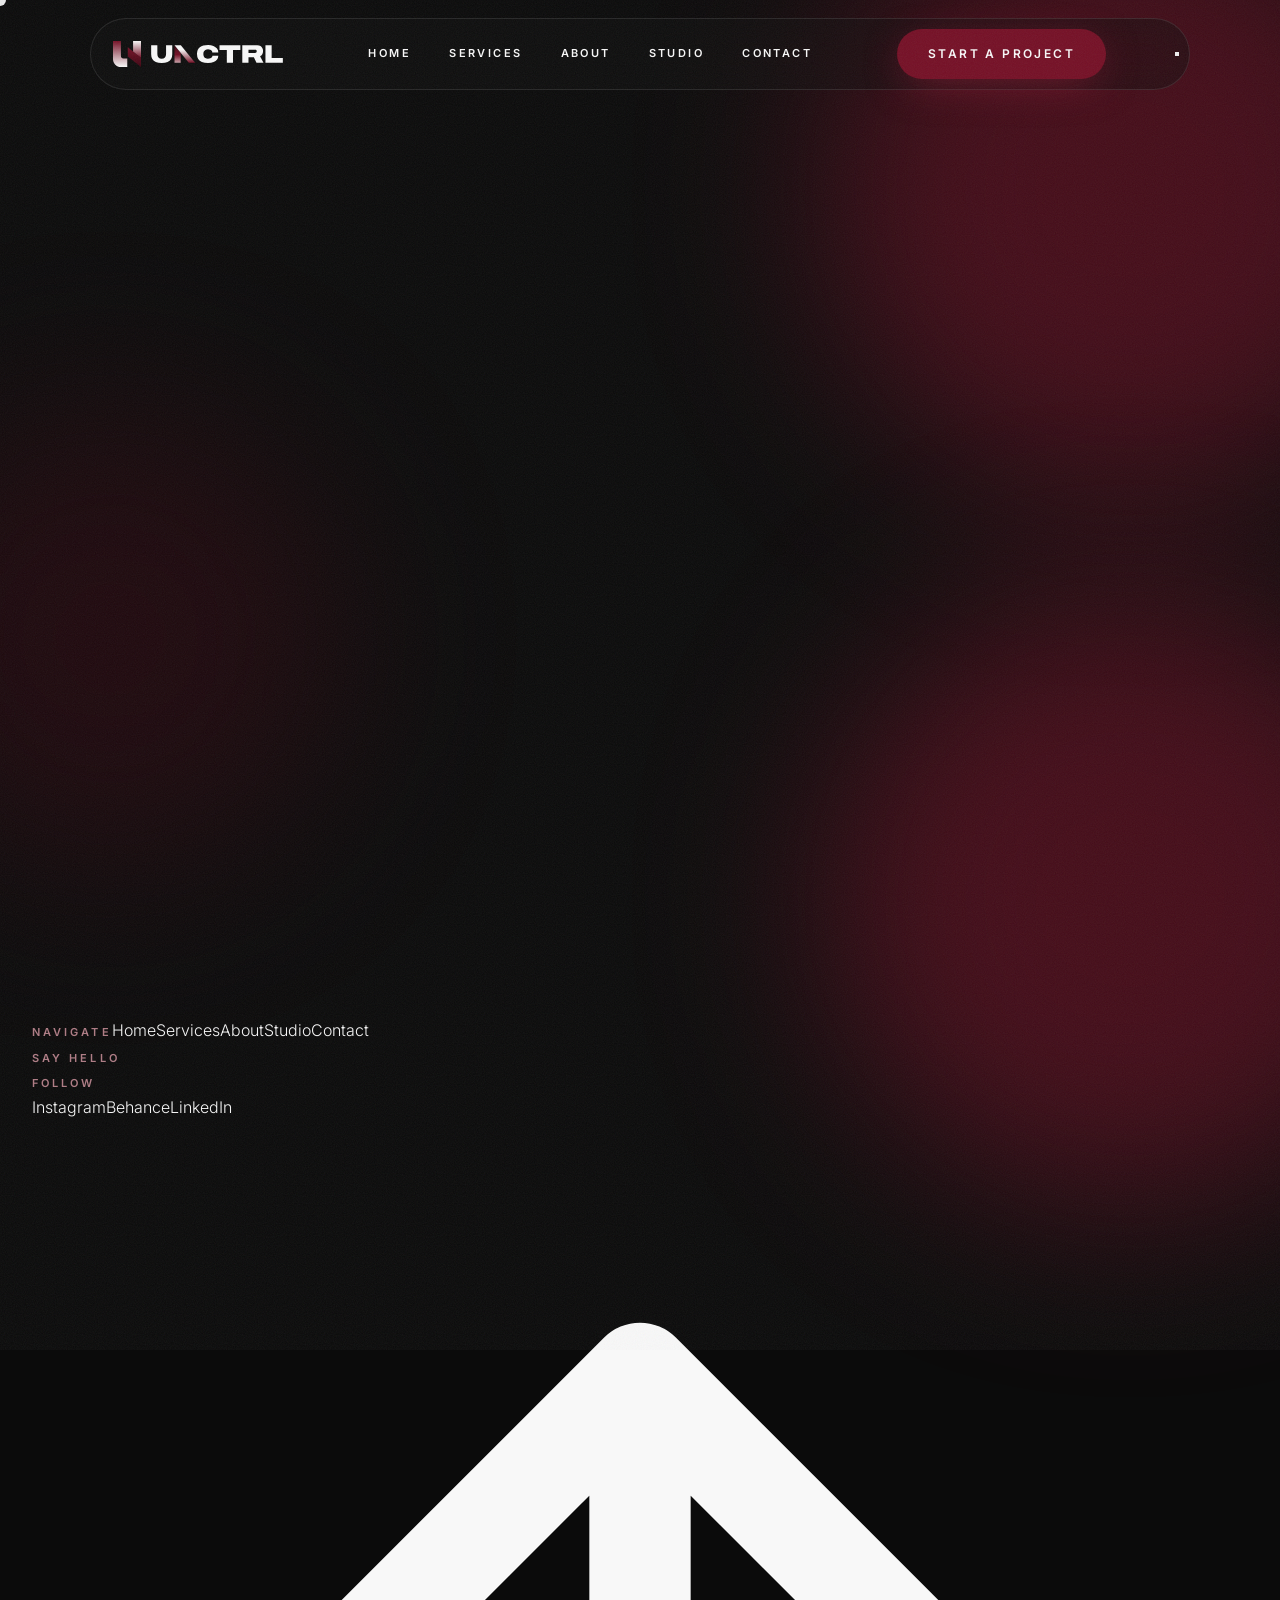
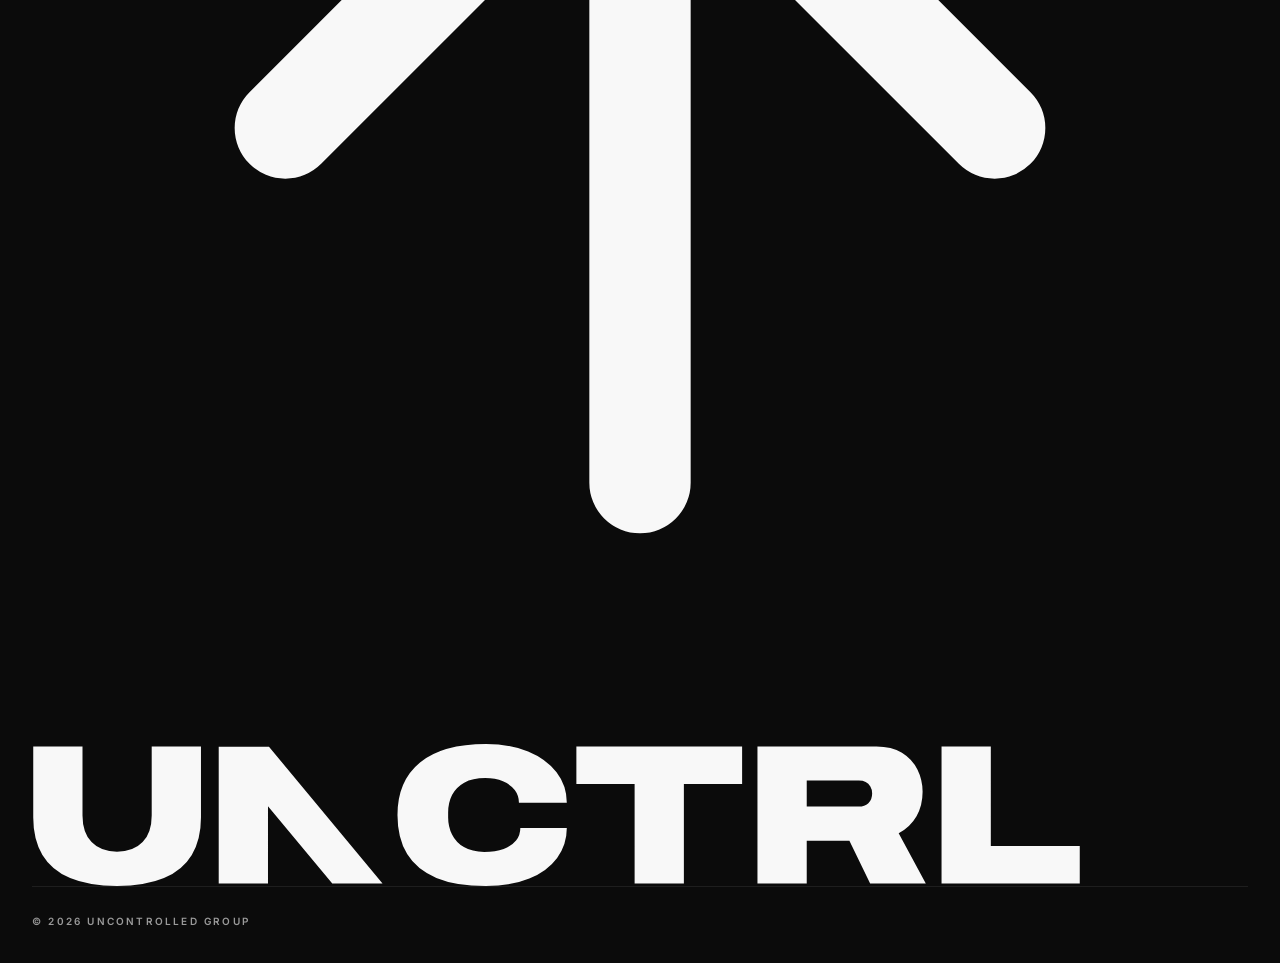
<file: public/services.html>
<!DOCTYPE html>
<html lang="en">
<head>
<meta charset="UTF-8">
<meta name="viewport" content="width=device-width, initial-scale=1">
<title>Services | UNCTRL</title>
<meta name="description" content="Strategy, branding, content and media under one roof.">
<link rel="icon" href="/favicon.ico" sizes="48x48">
<link rel="icon" href="/favicon.svg" type="image/svg+xml">
<link rel="apple-touch-icon" href="/apple-touch-icon.png">
<link rel="manifest" href="/site.webmanifest">
<meta name="theme-color" content="#0B0B0B">
<meta property="og:title" content="Services | UNCTRL">
<meta property="og:description" content="Strategy, branding, content and media under one roof.">
<meta property="og:image" content="https://unctrl-eg.com/og-image-1200x630.png">
<meta property="og:image:width" content="1200">
<meta property="og:image:height" content="630">
<link rel="preconnect" href="https://fonts.googleapis.com">
<link rel="preconnect" href="https://fonts.gstatic.com" crossorigin>
<link href="https://fonts.googleapis.com/css2?family=Archivo:wdth,wght@125,900&family=Inter:wght@300;400;600&display=swap" rel="stylesheet">
<link rel="stylesheet" href="/assets/style.css">
</head>
<body id="top" data-page="services">
<div class="grain" aria-hidden="true"></div>
<div class="cursor" aria-hidden="true"><span>View</span></div>
<header class="site-head">
  <div class="bar">
    <a class="brand" href="/" aria-label="UNCTRL home">
      <img class="icon" src="/assets/brand/unctrl-icon-gradient.svg" alt="">
      <img class="word" src="/assets/brand/unctrl-logo-gradient.svg" alt="UNCTRL">
    </a>
    <nav class="nav" aria-label="Main"><a href="/">Home</a><a href="/services" aria-current=page>Services</a><a href="/about">About</a><a href="/studio">Studio</a><a href="/contact">Contact</a></nav>
    <a class="btn btn-solid nav-cta" href="/contact">Start a project</a>
    <button class="menu-btn" type="button" aria-expanded="false" aria-controls="mnav"><span></span><span></span><span class="sr-only">Menu</span></button>
  </div>
</header>
<div class="mnav" id="mnav" hidden>
  <nav aria-label="Mobile"><a href="/">Home</a><a href="/services" aria-current=page>Services</a><a href="/about">About</a><a href="/studio">Studio</a><a href="/contact">Contact</a></nav>
  <a class="btn btn-solid" href="/contact">Start a project</a>
</div>
<main>
<section class="page-head">
  <span class="glow g1" aria-hidden="true"></span>
  <div class="wrap">
    <span class="label intro" id="services-label"></span>
    <h1 class="display reveal" id="services-title"></h1>
    <p class="lede fade" id="services-intro"></p>
    
  </div>
</section>
<section class="svc-list-sec"><div class="wrap" id="svc-list"></div></section>
<section class="process" id="process">
  <span class="glow g2" aria-hidden="true"></span>
  <div class="wrap">
    <div class="sec-head"><h2 class="display reveal" id="process-title"></h2></div>
    <div class="steps" id="steps"></div>
  </div>
</section>
<section class="cta-band">
  <span class="glow g1" aria-hidden="true"></span>
  <div class="wrap">
    <h2 class="display reveal" id="cta-title"></h2>
    <div class="cta-actions fade"><a class="btn btn-white" href="/contact">Start a project</a><a class="btn btn-line" id="cta-mail" href="/contact">Email us</a></div>
  </div>
</section>
</main>
<footer class="site-foot">
  <div class="wrap">
    <div class="foot-cols">
      <div><span class="label">Navigate</span><a href="/">Home</a><a href="/services">Services</a><a href="/about">About</a><a href="/studio">Studio</a><a href="/contact">Contact</a></div>
      <div><span class="label">Say hello</span><div id="foot-contact"></div></div>
      <div><span class="label">Follow</span><div id="foot-social"></div></div>
      <div class="foot-up"><a href="#top" class="up" aria-label="Back to top"><svg viewBox="0 0 24 24" fill="none" stroke="currentColor" stroke-width="2" stroke-linecap="round" stroke-linejoin="round"><path d="M12 19V5M5 12l7-7 7 7"/></svg></a></div>
    </div>
    <img class="foot-logo" src="/assets/brand/unctrl-logo-white.svg" alt="" aria-hidden="true">
    <div class="row"><span id="foot-copy"></span><span id="foot-address"></span></div>
  </div>
</footer>
<div class="modal" id="modal" role="dialog" aria-modal="true" aria-label="Video">
  <button class="btn btn-line close" type="button">Close</button>
  <div class="frame"></div>
</div>
<script src="/assets/app.js"></script>
</body>
</html>
</file>
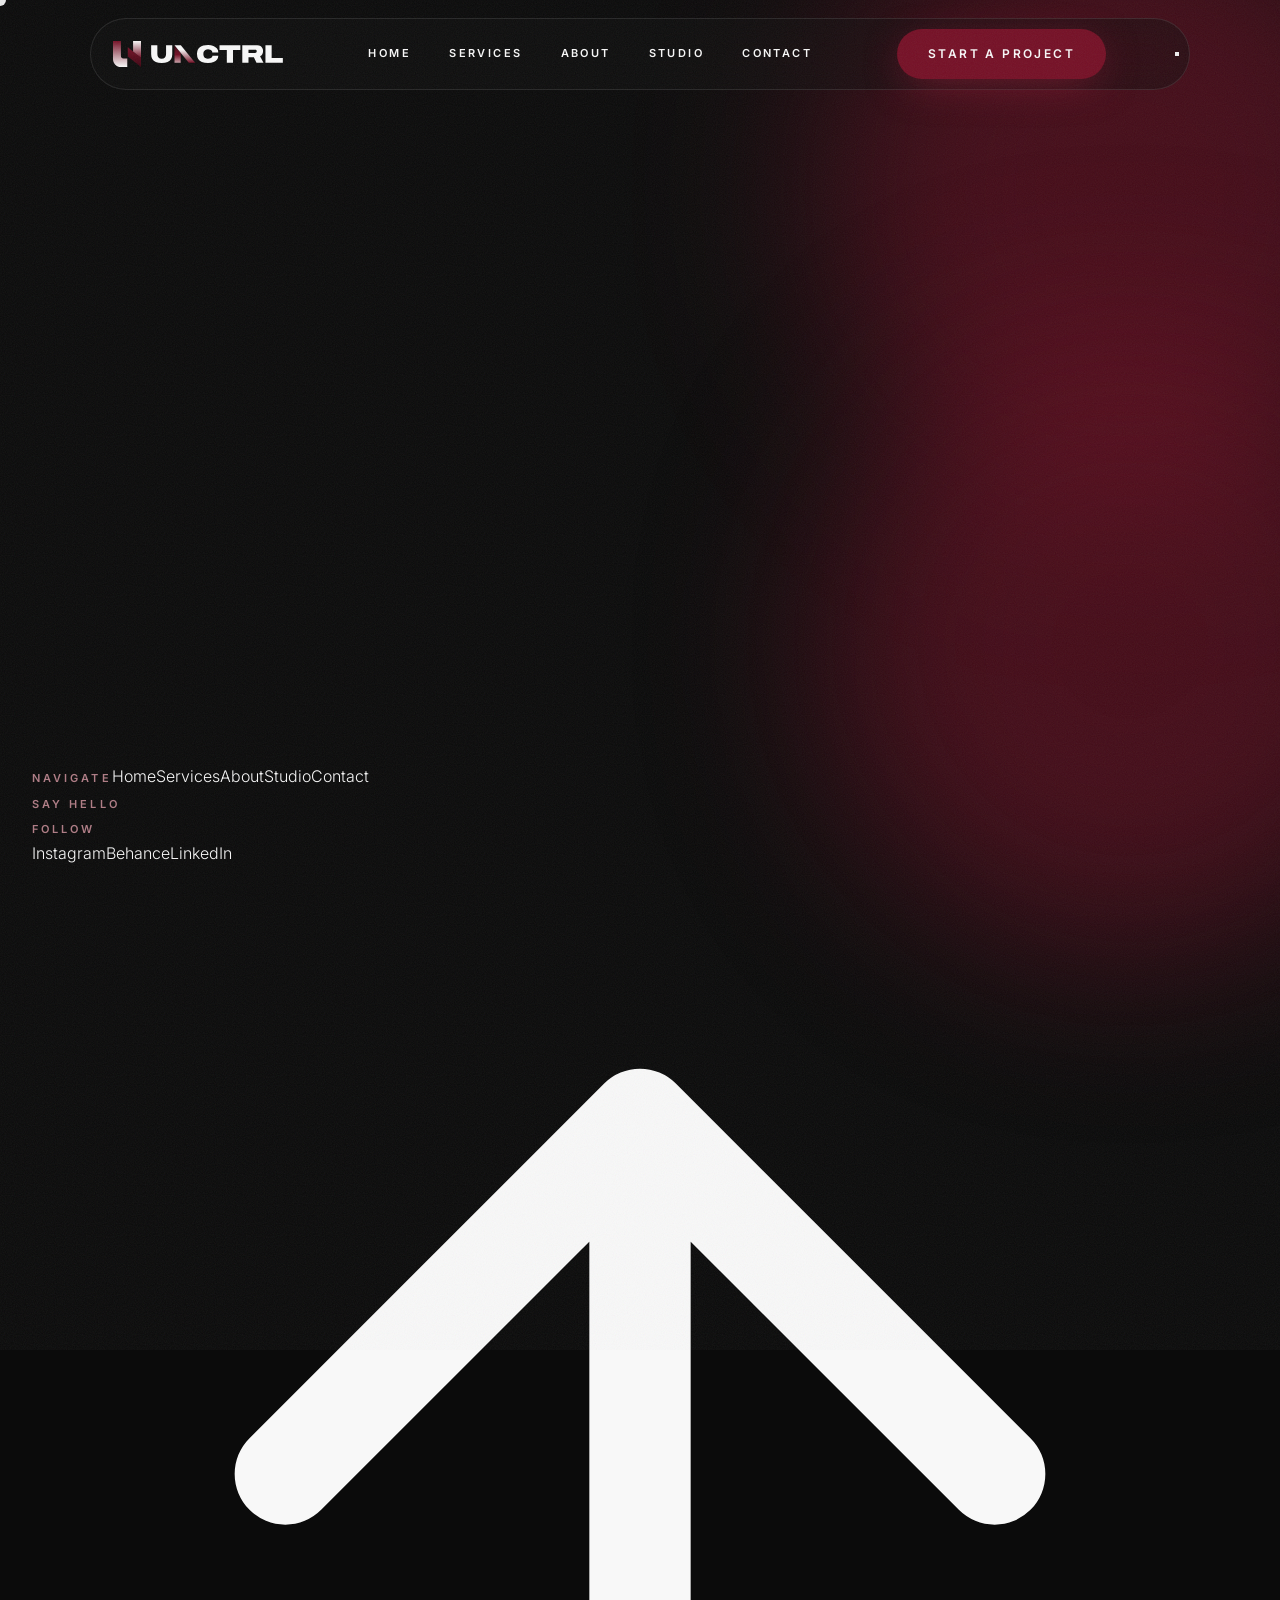
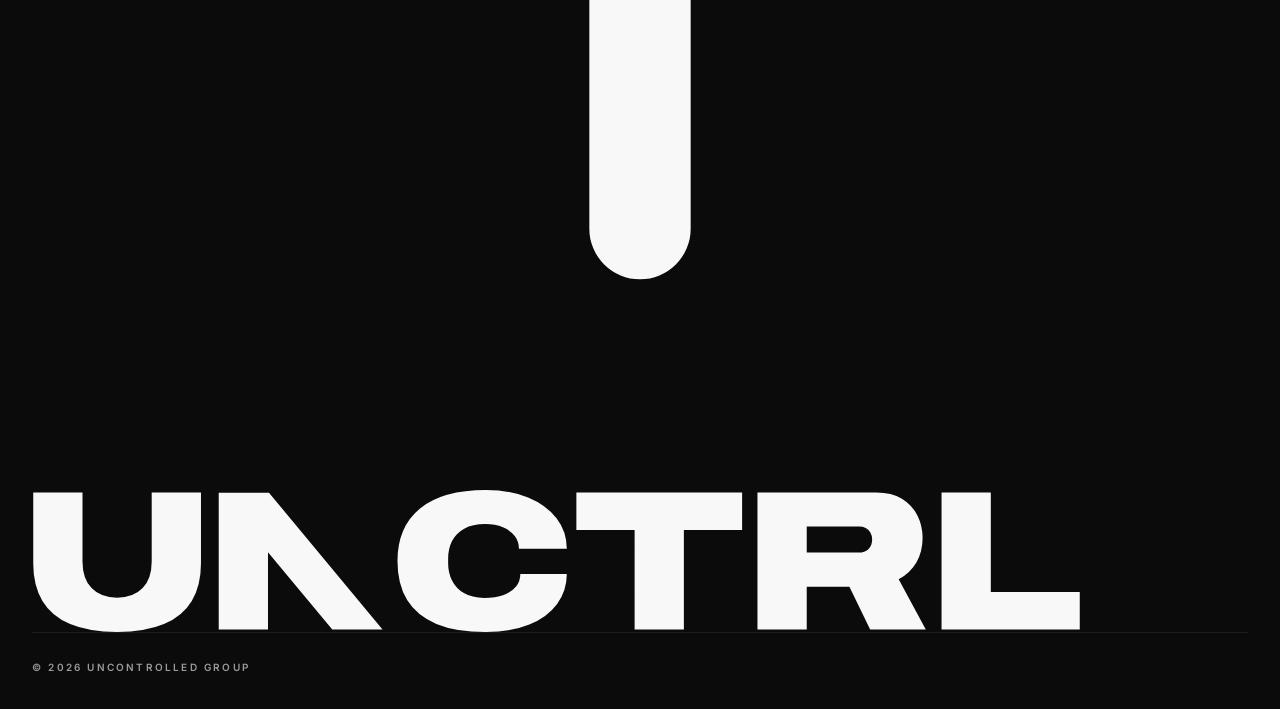
<file: public/studio.html>
<!DOCTYPE html>
<html lang="en">
<head>
<meta charset="UTF-8">
<meta name="viewport" content="width=device-width, initial-scale=1">
<title>Studio | UNCTRL</title>
<meta name="description" content="Campaigns, identities, shoots and reels made for brands that wanted to be noticed.">
<link rel="icon" href="/favicon.ico" sizes="48x48">
<link rel="icon" href="/favicon.svg" type="image/svg+xml">
<link rel="apple-touch-icon" href="/apple-touch-icon.png">
<link rel="manifest" href="/site.webmanifest">
<meta name="theme-color" content="#0B0B0B">
<meta property="og:title" content="Studio | UNCTRL">
<meta property="og:description" content="Campaigns, identities, shoots and reels made for brands that wanted to be noticed.">
<meta property="og:image" content="https://unctrl-eg.com/og-image-1200x630.png">
<meta property="og:image:width" content="1200">
<meta property="og:image:height" content="630">
<link rel="preconnect" href="https://fonts.googleapis.com">
<link rel="preconnect" href="https://fonts.gstatic.com" crossorigin>
<link href="https://fonts.googleapis.com/css2?family=Archivo:wdth,wght@125,900&family=Inter:wght@300;400;600&display=swap" rel="stylesheet">
<link rel="stylesheet" href="/assets/style.css">
</head>
<body id="top" data-page="studio">
<div class="grain" aria-hidden="true"></div>
<div class="cursor" aria-hidden="true"><span>View</span></div>
<header class="site-head">
  <div class="bar">
    <a class="brand" href="/" aria-label="UNCTRL home">
      <img class="icon" src="/assets/brand/unctrl-icon-gradient.svg" alt="">
      <img class="word" src="/assets/brand/unctrl-logo-gradient.svg" alt="UNCTRL">
    </a>
    <nav class="nav" aria-label="Main"><a href="/">Home</a><a href="/services">Services</a><a href="/about">About</a><a href="/studio" aria-current=page>Studio</a><a href="/contact">Contact</a></nav>
    <a class="btn btn-solid nav-cta" href="/contact">Start a project</a>
    <button class="menu-btn" type="button" aria-expanded="false" aria-controls="mnav"><span></span><span></span><span class="sr-only">Menu</span></button>
  </div>
</header>
<div class="mnav" id="mnav" hidden>
  <nav aria-label="Mobile"><a href="/">Home</a><a href="/services">Services</a><a href="/about">About</a><a href="/studio" aria-current=page>Studio</a><a href="/contact">Contact</a></nav>
  <a class="btn btn-solid" href="/contact">Start a project</a>
</div>
<main>
<section class="page-head">
  <span class="glow g1" aria-hidden="true"></span>
  <div class="wrap">
    <span class="label intro" id="studio-label"></span>
    <h1 class="display reveal" id="studio-title"></h1>
    <p class="lede fade" id="studio-intro"></p>
    <div class="filters fade" id="filters" role="group" aria-label="Filter projects"></div>
  </div>
</section>
<section class="studio-sec"><div class="wrap"><div class="work-grid" id="work-grid"></div></div></section>
<section class="cta-band">
  <span class="glow g1" aria-hidden="true"></span>
  <div class="wrap">
    <h2 class="display reveal" id="cta-title"></h2>
    <div class="cta-actions fade"><a class="btn btn-white" href="/contact">Start a project</a><a class="btn btn-line" id="cta-mail" href="/contact">Email us</a></div>
  </div>
</section>
</main>
<footer class="site-foot">
  <div class="wrap">
    <div class="foot-cols">
      <div><span class="label">Navigate</span><a href="/">Home</a><a href="/services">Services</a><a href="/about">About</a><a href="/studio">Studio</a><a href="/contact">Contact</a></div>
      <div><span class="label">Say hello</span><div id="foot-contact"></div></div>
      <div><span class="label">Follow</span><div id="foot-social"></div></div>
      <div class="foot-up"><a href="#top" class="up" aria-label="Back to top"><svg viewBox="0 0 24 24" fill="none" stroke="currentColor" stroke-width="2" stroke-linecap="round" stroke-linejoin="round"><path d="M12 19V5M5 12l7-7 7 7"/></svg></a></div>
    </div>
    <img class="foot-logo" src="/assets/brand/unctrl-logo-white.svg" alt="" aria-hidden="true">
    <div class="row"><span id="foot-copy"></span><span id="foot-address"></span></div>
  </div>
</footer>
<div class="modal" id="modal" role="dialog" aria-modal="true" aria-label="Video">
  <button class="btn btn-line close" type="button">Close</button>
  <div class="frame"></div>
</div>
<script src="/assets/app.js"></script>
</body>
</html>
</file>
<file: assets/style.css>
:root{
  --black:#0B0B0B; --panel:#131313; --panel-2:#181818; --line:rgba(248,248,248,.08);
  --white:#F8F8F8; --burgundy:#751026; --burgundy-hi:#9A1B37; --mauve:#AF7C85; --grey:#6E6E6E; --grey-hi:#9A9A9A;
  --slash:linear-gradient(180deg,#751026 0%,#AF7C85 60%,#F8F8F8 100%);
  --glass:rgba(24,24,24,.55); --glass-line:rgba(248,248,248,.10);
  --display:"Archivo","Arial Black",sans-serif; --body:"Inter",system-ui,-apple-system,"Segoe UI",sans-serif;
  --r-lg:28px; --r-md:20px; --wrap:1280px;
  --ease:cubic-bezier(.16,1,.3,1);
}
*{box-sizing:border-box;margin:0;padding:0}
html{scroll-behavior:smooth}
body{background:var(--black);color:var(--white);font-family:var(--body);font-weight:300;line-height:1.6;-webkit-font-smoothing:antialiased;overflow-x:hidden}
img,video,iframe{display:block;max-width:100%}
a{color:inherit}
::selection{background:var(--burgundy);color:var(--white)}
:focus-visible{outline:2px solid var(--mauve);outline-offset:3px;border-radius:6px}
[hidden]{display:none!important}
.sr-only{position:absolute;width:1px;height:1px;overflow:hidden;clip:rect(0 0 0 0)}
.wrap{max-width:var(--wrap);margin:0 auto;padding:0 32px}
.display{font-family:var(--display);font-stretch:125%;font-weight:900;text-transform:uppercase;line-height:.92;letter-spacing:-.015em}
.accent{color:var(--burgundy-hi)}
.label{font-size:11px;font-weight:600;letter-spacing:.28em;text-transform:uppercase;color:var(--mauve)}

/* atmosphere: grain + drifting glow */
.grain{position:fixed;inset:-50%;z-index:100;pointer-events:none;opacity:.07;
  background-image:url("data:image/svg+xml,%3Csvg xmlns='http://www.w3.org/2000/svg' width='160' height='160'%3E%3Cfilter id='n'%3E%3CfeTurbulence type='fractalNoise' baseFrequency='.9' numOctaves='3' stitchTiles='stitch'/%3E%3C/filter%3E%3Crect width='100%25' height='100%25' filter='url(%23n)'/%3E%3C/svg%3E");
  animation:grain 1.2s steps(6) infinite}
@keyframes grain{0%{transform:translate(0,0)}20%{transform:translate(-3%,2%)}40%{transform:translate(2%,-3%)}60%{transform:translate(-2%,-1%)}80%{transform:translate(3%,3%)}100%{transform:translate(0,0)}}
.glow{position:absolute;border-radius:50%;filter:blur(90px);pointer-events:none;z-index:0;opacity:.55}
.glow.g1{width:620px;height:620px;background:#751026;top:-120px;right:-160px;animation:drift 18s ease-in-out infinite alternate}
.glow.g2{width:460px;height:460px;background:#3F0814;bottom:-160px;left:-120px;animation:drift 22s ease-in-out infinite alternate-reverse}
@keyframes drift{to{transform:translate(-80px,60px) scale(1.15)}}

/* buttons */
.btn{position:relative;display:inline-flex;align-items:center;justify-content:center;gap:10px;font:600 12px/1 var(--body);letter-spacing:.2em;text-transform:uppercase;padding:18px 30px;border-radius:999px;border:1px solid transparent;cursor:pointer;text-decoration:none;transition:background .3s var(--ease),color .3s,border-color .3s,box-shadow .4s var(--ease),transform .4s var(--ease)}
.btn-solid{background:var(--burgundy);color:var(--white);box-shadow:0 10px 40px -10px rgba(154,27,55,.7)}
.btn-solid:hover{background:var(--burgundy-hi);box-shadow:0 14px 60px -8px rgba(154,27,55,.9)}
.btn-line{border-color:var(--glass-line);color:var(--white);background:var(--glass);backdrop-filter:blur(12px)}
.btn-line:hover{border-color:rgba(248,248,248,.4)}

/* header: floating glass pill */
.site-head{position:fixed;top:18px;left:0;right:0;z-index:40;pointer-events:none}
.site-head .bar{pointer-events:auto;max-width:1100px;margin:0 auto;display:flex;align-items:center;justify-content:space-between;gap:20px;padding:10px 10px 10px 22px;border-radius:999px;background:rgba(19,19,19,.55);border:1px solid var(--glass-line);backdrop-filter:blur(18px) saturate(140%);-webkit-backdrop-filter:blur(18px) saturate(140%);transition:transform .5s var(--ease)}
.site-head.hide .bar{transform:translateY(-120%)}
.brand{display:flex;align-items:center;gap:10px;text-decoration:none}
.brand .icon{height:26px;width:auto}
.brand .word{height:18px;width:auto}
.nav{display:flex;align-items:center;gap:6px}
.nav a{font-size:11px;font-weight:600;letter-spacing:.22em;text-transform:uppercase;text-decoration:none;color:var(--white);padding:12px 16px;border-radius:999px;transition:background .3s}
.nav a:hover{background:rgba(248,248,248,.08)}
.nav a.cta{background:var(--white);color:var(--black)}
.nav a.cta:hover{background:var(--mauve);color:var(--white)}

/* hero */
.hero{position:relative;padding:96px 16px 0}
.hero-card{position:relative;max-width:1440px;margin:0 auto;border-radius:var(--r-lg);overflow:hidden;background:radial-gradient(120% 120% at 85% 10%,#2a0a12 0%,#141414 55%);border:1px solid var(--line);min-height:min(82vh,780px);display:flex;align-items:center;isolation:isolate}
.hero-photo{position:absolute;inset:0 0 0 35%;background-size:cover;background-position:center;filter:grayscale(1) contrast(1.1);opacity:.8;z-index:-1}
.hero-photo::after{content:"";position:absolute;inset:0;background:linear-gradient(90deg,#141414 0%,rgba(20,20,20,.1) 45%,rgba(117,16,38,.35) 100%)}
.hero-slash{position:absolute;top:-25%;bottom:-25%;right:14%;width:240px;border-radius:120px;background:var(--slash);transform:skewX(-40deg) translateX(var(--sx,0));opacity:.95;z-index:-1;filter:drop-shadow(0 0 60px rgba(154,27,55,.45))}
.hero-slash.two{right:-4%;width:110px;opacity:.5;background:linear-gradient(180deg,#9A1B37,#3F0814)}
.hero-photo ~ .hero-slash{mix-blend-mode:screen;opacity:.7}
.hero .glow.g1{opacity:.45}
.hero-inner{position:relative;z-index:2;padding:90px 6vw;width:100%}
.hero-kicker{display:inline-flex;align-items:center;gap:10px;padding:8px 16px;border-radius:999px;background:var(--glass);border:1px solid var(--glass-line);backdrop-filter:blur(10px);margin-bottom:34px}
.hero-kicker i{width:8px;height:8px;border-radius:50%;background:#ff3b5c;box-shadow:0 0 12px #ff3b5c;animation:pulse 2s infinite}
@keyframes pulse{50%{opacity:.35}}
.hero-logo{width:min(760px,74vw);height:auto}
.hero-line{margin-top:34px;max-width:46ch;font-size:clamp(16px,1.4vw,19px);color:#d6d6d6}
.hero-actions{display:flex;flex-wrap:wrap;align-items:center;gap:14px;margin-top:40px}
.play{display:inline-flex;align-items:center;gap:14px;background:none;border:0;color:var(--white);cursor:pointer;font:600 11px/1 var(--body);letter-spacing:.26em;text-transform:uppercase}
.play .ring{width:58px;height:58px;border-radius:50%;display:grid;place-items:center;background:var(--glass);border:1px solid var(--glass-line);backdrop-filter:blur(10px);transition:background .3s,transform .4s var(--ease)}
.play:hover .ring{background:var(--burgundy);transform:scale(1.08)}
.play svg{width:16px;height:16px;margin-left:3px}
.scroll-cue{position:absolute;right:30px;bottom:26px;z-index:2;display:flex;align-items:center;gap:10px;font-size:10px;font-weight:600;letter-spacing:.28em;text-transform:uppercase;color:var(--grey-hi);text-decoration:none}
.scroll-cue span{width:1px;height:38px;background:linear-gradient(var(--white),transparent);animation:cue 2s var(--ease) infinite}
@keyframes cue{0%{transform:scaleY(0);transform-origin:top}50%{transform:scaleY(1);transform-origin:top}51%{transform-origin:bottom}100%{transform:scaleY(0);transform-origin:bottom}}

/* load-in */
.intro{opacity:0;transform:translateY(30px);filter:blur(8px);transition:opacity 1.1s var(--ease),transform 1.1s var(--ease),filter 1.1s var(--ease)}
.loaded .intro{opacity:1;transform:none;filter:none}
.loaded .intro.d1{transition-delay:.15s}.loaded .intro.d2{transition-delay:.3s}.loaded .intro.d3{transition-delay:.45s}
.hero-slash.intro{transform:skewX(-40deg) translateY(40%);filter:none}
.loaded .hero-slash.intro{transform:skewX(-40deg) translateY(0);transition-duration:1.6s}

/* tape marquee */
.tapes{position:relative;height:240px;margin:40px 0 10px;overflow:hidden}
.tape{position:absolute;left:-5%;width:110%;display:flex;overflow:hidden;padding:18px 0}
.tape.t1{top:40px;background:var(--burgundy);transform:rotate(-3deg);z-index:2;box-shadow:0 20px 60px -20px rgba(154,27,55,.8)}
.tape.t2{top:70px;background:#151515;border-top:1px solid var(--line);border-bottom:1px solid var(--line);transform:rotate(3deg)}
.tape-track{display:flex;width:max-content;animation:marquee 30s linear infinite}
.tape.t2 .tape-track{animation-direction:reverse;animation-duration:38s}
.tape span{font-family:var(--display);font-stretch:125%;font-weight:900;text-transform:uppercase;font-size:clamp(36px,5vw,68px);line-height:1;white-space:nowrap;padding-right:.5em;display:flex;align-items:center;gap:.5em}
.tape.t2 span{color:transparent;-webkit-text-stroke:1.2px rgba(248,248,248,.45)}
.tape span svg{width:.6em;height:.6em;flex:none}
@keyframes marquee{to{transform:translateX(-50%)}}

/* sections */
section{position:relative;padding:110px 0}
.sec-head{display:flex;justify-content:space-between;align-items:flex-end;gap:24px;flex-wrap:wrap;margin-bottom:48px}
.sec-head h2{font-size:clamp(44px,6vw,92px)}

/* reveal-by-line headings */
.reveal .ln{display:block;overflow:hidden;padding-bottom:.06em}
.reveal .ln>span{display:block;transform:translateY(105%);transition:transform 1.1s var(--ease)}
.reveal.in .ln>span{transform:none}
.reveal.in .ln:nth-child(2)>span{transition-delay:.08s}
.reveal.in .ln:nth-child(3)>span{transition-delay:.16s}
.fade{opacity:0;transform:translateY(40px);transition:opacity 1s var(--ease),transform 1s var(--ease)}
.fade.in{opacity:1;transform:none}

/* work */
.filters{display:flex;gap:6px;flex-wrap:wrap;padding:6px;border-radius:999px;background:var(--glass);border:1px solid var(--glass-line);backdrop-filter:blur(10px)}
.filters button{font:600 10px/1 var(--body);letter-spacing:.2em;text-transform:uppercase;padding:12px 18px;border-radius:999px;border:0;background:none;color:var(--white);cursor:pointer;transition:background .3s,color .3s}
.filters button:hover{background:rgba(248,248,248,.08)}
.filters button[aria-pressed="true"]{background:var(--white);color:var(--black)}
.work-grid{display:grid;grid-template-columns:repeat(3,1fr);grid-auto-rows:160px;grid-auto-flow:dense;gap:16px}
.card{--mx:50%;--my:50%;position:relative;border-radius:var(--r-md);overflow:hidden;text-decoration:none;display:flex;flex-direction:column;justify-content:space-between;padding:28px;background:var(--panel-2);color:var(--white);isolation:isolate;grid-row:span 2;border:1px solid var(--line);transition:transform .6s var(--ease),border-color .4s,box-shadow .6s var(--ease)}
.card:hover{transform:translateY(-6px);border-color:rgba(175,124,133,.45);box-shadow:0 30px 80px -30px rgba(117,16,38,.8)}
.card::before{content:"";position:absolute;inset:0;z-index:1;pointer-events:none;opacity:0;transition:opacity .4s;background:radial-gradient(420px circle at var(--mx) var(--my),rgba(248,248,248,.10),transparent 45%)}
.card:hover::before{opacity:1}
.card.tall{grid-row:span 4}
.card .client{position:relative;z-index:2;display:inline-flex;align-self:flex-start;font-size:10px;font-weight:600;letter-spacing:.22em;text-transform:uppercase;padding:7px 12px;border-radius:999px;background:rgba(11,11,11,.35);border:1px solid var(--glass-line);backdrop-filter:blur(8px);color:var(--white)}
.card h3{font-family:var(--display);font-stretch:125%;font-weight:900;text-transform:uppercase;font-size:clamp(22px,2.2vw,32px);line-height:.98;max-width:12ch;position:relative;z-index:2}
.card .meta{position:relative;z-index:2;display:flex;justify-content:space-between;align-items:flex-end;gap:12px}
.card .go{flex:none;width:44px;height:44px;border-radius:50%;display:grid;place-items:center;background:var(--white);color:var(--black);transform:scale(0) rotate(-45deg);transition:transform .5s var(--ease)}
.card:hover .go{transform:scale(1) rotate(0)}
.card .go svg{width:16px;height:16px}
.card .cslash{position:absolute;right:-40px;top:-110px;width:150px;height:340px;border-radius:80px;background:linear-gradient(0deg,#751026 0%,#AF7C85 60%,#F8F8F8 100%);transform:rotate(40deg);opacity:.9;z-index:0;transition:transform .8s var(--ease)}
.card:hover .cslash{transform:rotate(40deg) translateY(30px)}
.card.v-burgundy{background:radial-gradient(120% 100% at 0% 0%,#9A1B37 0%,#751026 50%,#4a0a18 100%)}
.card.v-light{background:linear-gradient(160deg,#ffffff 0%,#ece6e7 100%);color:var(--black)}
.card.v-light .client{background:rgba(11,11,11,.06);border-color:rgba(11,11,11,.1);color:var(--burgundy)}
.card.v-light .go{background:var(--black);color:var(--white)}
.card.v-light::before{background:radial-gradient(420px circle at var(--mx) var(--my),rgba(117,16,38,.12),transparent 45%)}
.card.v-photo .cover{position:absolute;inset:0;width:100%;height:100%;object-fit:cover;z-index:-1;transition:transform 1s var(--ease)}
.card.v-photo:hover .cover{transform:scale(1.06)}
.card.v-photo::after{content:"";position:absolute;inset:0;background:linear-gradient(180deg,rgba(11,11,11,0) 40%,rgba(11,11,11,.85) 100%);z-index:-1}
.card .tall-art{position:absolute;inset:0;z-index:-1;background:radial-gradient(120% 80% at 70% 15%,#4a0d1c 0%,#151515 60%)}
.card .tall-art::before{content:"";position:absolute;left:-25%;top:20%;width:150%;height:130px;border-radius:80px;background:var(--slash);transform:rotate(-50deg);opacity:.85;transition:transform .9s var(--ease)}
.card:hover .tall-art::before{transform:rotate(-50deg) translateX(40px)}
.card .reel{position:absolute;top:28px;right:28px;z-index:2;display:flex;align-items:center;gap:8px;font-size:10px;font-weight:600;letter-spacing:.22em;text-transform:uppercase}
.card .reel i{width:8px;height:8px;border-radius:50%;background:#ff3b5c;box-shadow:0 0 10px #ff3b5c}
.empty{grid-column:1/-1;padding:60px;border:1px dashed #333;border-radius:var(--r-md);text-align:center;color:var(--grey-hi)}

/* statement (scroll-filled text) */
.statement{padding:150px 0;text-align:center;overflow:hidden}
.statement .label{display:block;margin-bottom:30px}
.statement h2{font-size:clamp(40px,7vw,120px)}
.fill{background:linear-gradient(90deg,var(--white) 0 var(--p,0%),rgba(248,248,248,.12) var(--p,0%) 100%);-webkit-background-clip:text;background-clip:text;color:transparent}
.fill.accent{background:linear-gradient(90deg,var(--burgundy-hi) 0 var(--p,0%),rgba(154,27,55,.18) var(--p,0%) 100%);-webkit-background-clip:text;background-clip:text}
.statement .glow.g1{width:460px;height:460px;top:calc(50% - 230px);right:calc(50% - 230px);opacity:.3}

/* process */
.steps{display:grid;grid-template-columns:repeat(3,1fr);gap:16px}
.step{position:relative;padding:34px;border-radius:var(--r-md);background:var(--glass);border:1px solid var(--glass-line);backdrop-filter:blur(14px);overflow:hidden;transition:transform .6s var(--ease),border-color .4s}
.step:hover{transform:translateY(-6px);border-color:rgba(175,124,133,.4)}
.step::after{content:"";position:absolute;width:240px;height:240px;right:-100px;top:-100px;border-radius:50%;background:#751026;filter:blur(70px);opacity:.35;transition:opacity .5s}
.step:hover::after{opacity:.7}
.step .num{font-family:var(--display);font-stretch:125%;font-weight:900;font-size:72px;line-height:1;background:linear-gradient(180deg,#C93A57,#751026);-webkit-background-clip:text;background-clip:text;color:transparent}
.step .label{display:block;margin:22px 0 10px}
.step h3{font-family:var(--display);font-stretch:125%;font-weight:900;text-transform:uppercase;font-size:24px;line-height:1.02}
.step p{color:var(--grey-hi);font-size:15px;margin-top:12px;max-width:34ch}
.process .glow.g2{opacity:.4}

/* clients */
.clients{text-align:center}
.clients .label{display:block;margin-bottom:28px;color:var(--grey-hi)}
.logos{display:grid;grid-template-columns:repeat(6,1fr);gap:12px}
.logos div{height:92px;border:1px solid var(--line);border-radius:16px;display:grid;place-items:center;padding:18px;background:rgba(248,248,248,.02);transition:background .3s}
.logos div:hover{background:rgba(248,248,248,.06)}
.logos img{max-height:44px;width:auto;filter:grayscale(1) brightness(1.6);opacity:.8}

/* contact */
.contact{overflow:hidden}
.contact .panel{position:relative;max-width:1440px;margin:0 auto;border-radius:var(--r-lg);border:1px solid var(--line);background:radial-gradient(120% 120% at 0% 100%,#2a0a12 0%,#121212 55%);overflow:hidden;isolation:isolate;padding:90px 0}
.contact .slash-bg{position:absolute;left:-120px;top:-80px;width:220px;height:560px;border-radius:120px;background:linear-gradient(180deg,var(--burgundy),rgba(117,16,38,0));transform:rotate(40deg);opacity:.8;z-index:-1}
.contact .grid{display:grid;grid-template-columns:1fr 1fr;gap:70px;align-items:start}
.contact h2{font-size:clamp(48px,6.4vw,96px)}
.contact .lead{color:var(--grey-hi);margin-top:24px;max-width:36ch;font-size:17px}
.contact .direct{margin-top:30px;display:flex;flex-wrap:wrap;gap:10px}
.contact .direct a{text-decoration:none;font-weight:400;padding:12px 18px;border-radius:999px;background:var(--glass);border:1px solid var(--glass-line);transition:border-color .3s}
.contact .direct a:hover{border-color:var(--mauve)}
form.cform{display:grid;grid-template-columns:1fr 1fr;gap:16px;padding:30px;border-radius:var(--r-md);background:var(--glass);border:1px solid var(--glass-line);backdrop-filter:blur(18px)}
.cform label{display:grid;gap:8px;font-size:10px;font-weight:600;letter-spacing:.22em;text-transform:uppercase;color:var(--grey-hi)}
.cform .full{grid-column:1/-1}
.cform input,.cform textarea{background:rgba(11,11,11,.6);border:1px solid rgba(248,248,248,.1);border-radius:14px;color:var(--white);font:400 15px var(--body);padding:15px 16px;letter-spacing:0;text-transform:none;transition:border-color .3s,box-shadow .3s}
.cform input:focus,.cform textarea:focus{border-color:var(--mauve);outline:none;box-shadow:0 0 0 4px rgba(175,124,133,.15)}
.cform textarea{min-height:130px;resize:vertical}
.cform .btn{grid-column:1/-1;padding:20px}
.form-msg{grid-column:1/-1;min-height:1.6em;font-size:14px}
.form-msg.err{color:#ff9aa9}

/* footer */
.site-foot{padding:40px 0 34px}
.foot-big{font-family:var(--display);font-stretch:125%;font-weight:900;font-size:clamp(64px,17vw,260px);line-height:.8;text-align:center;letter-spacing:-.02em;color:transparent;-webkit-text-stroke:1px rgba(248,248,248,.12);margin-bottom:34px;user-select:none}
.site-foot .row{display:flex;justify-content:space-between;gap:20px;flex-wrap:wrap;font-size:10px;font-weight:600;letter-spacing:.22em;text-transform:uppercase;color:var(--grey-hi);border-top:1px solid var(--line);padding-top:26px}
.site-foot nav{display:flex;gap:18px}
.site-foot a{text-decoration:none}
.site-foot a:hover{color:var(--white)}

/* custom cursor (pointer devices only) */
.cursor{position:fixed;top:0;left:0;z-index:200;pointer-events:none;width:12px;height:12px;margin:-6px 0 0 -6px;border-radius:50%;background:var(--white);mix-blend-mode:difference;transition:width .35s var(--ease),height .35s var(--ease),margin .35s var(--ease),background .35s;display:grid;place-items:center}
.cursor span{font:600 10px/1 var(--body);letter-spacing:.2em;text-transform:uppercase;color:var(--black);opacity:0;transition:opacity .2s}
.cursor.link{width:46px;height:46px;margin:-23px 0 0 -23px}
.cursor.view{width:96px;height:96px;margin:-48px 0 0 -48px;mix-blend-mode:normal;background:var(--white)}
.cursor.view span{opacity:1}
@media (hover:none),(pointer:coarse){.cursor{display:none}}

/* video modal */
.modal{position:fixed;inset:0;z-index:150;background:rgba(0,0,0,.85);backdrop-filter:blur(10px);display:none;align-items:center;justify-content:center;padding:24px}
.modal.open{display:flex}
.modal .frame{width:min(1100px,100%);aspect-ratio:16/9;background:#000;border-radius:var(--r-md);overflow:hidden}
.modal .frame iframe,.modal .frame video{width:100%;height:100%;border:0}
.modal .close{position:absolute;top:20px;right:24px}

/* project page */
.p-head{padding:150px 0 40px}
.p-head .back{display:inline-flex;font-size:11px;font-weight:600;letter-spacing:.22em;text-transform:uppercase;color:var(--white);text-decoration:none;padding:10px 16px;border-radius:999px;background:var(--glass);border:1px solid var(--glass-line)}
.p-head .back:hover{border-color:var(--mauve)}
.p-head h1{font-size:clamp(48px,8vw,128px);margin-top:30px}
.p-meta{display:flex;gap:10px;flex-wrap:wrap;margin-top:34px}
.p-meta div{padding:14px 20px;border-radius:16px;background:var(--glass);border:1px solid var(--glass-line)}
.p-meta div span{display:block}
.p-meta div span:last-child{margin-top:4px;font-weight:400}
.p-body{display:grid;grid-template-columns:1fr 1.4fr;gap:60px;padding:40px 0 20px}
.p-body .p-sum{font-size:24px;color:var(--white);font-weight:400;line-height:1.4}
.p-body p{color:#cfcfcf;font-size:18px;max-width:60ch;white-space:pre-line}
.p-video,.p-cover{border-radius:var(--r-md);overflow:hidden;margin:30px 0;border:1px solid var(--line)}
.p-video{aspect-ratio:16/9;background:#000}
.p-video iframe,.p-video video{width:100%;height:100%;border:0}
.p-cover img{width:100%}
.p-gallery{display:grid;grid-template-columns:1fr 1fr;gap:16px;padding-bottom:40px}
.p-gallery img{width:100%;border-radius:var(--r-md)}
.p-next{padding:60px 0 90px}
.p-next a{display:block;text-decoration:none;padding:40px;border-radius:var(--r-lg);border:1px solid var(--line);background:radial-gradient(120% 140% at 100% 0%,#2a0a12 0%,#141414 60%);transition:border-color .4s,transform .6s var(--ease)}
.p-next a:hover{border-color:rgba(175,124,133,.5);transform:translateY(-4px)}
.p-next .display{font-size:clamp(32px,5vw,72px);display:block;margin-top:14px}

@media (max-width:980px){
  .work-grid{grid-template-columns:1fr 1fr}
  .steps{grid-template-columns:1fr}
  .logos{grid-template-columns:repeat(3,1fr)}
  .contact .grid,.p-body{grid-template-columns:1fr;gap:40px}
}
@media (max-width:640px){
  .wrap{padding:0 20px}
  .site-head{top:10px;padding:0 10px}
  .site-head .bar{padding:8px 8px 8px 16px}
  .nav a:not(.cta){display:none}
  .brand .word{height:15px}
  .brand .icon{height:22px}
  .hero{padding:78px 10px 0}
  .hero-card{min-height:78vh}
  .hero-inner{padding:60px 22px 90px}
  .hero-slash{right:-14%;width:130px}
  .hero-slash.two{display:none}
  .hero-photo{inset:0}
  .tapes{height:170px}
  .tape{padding:12px 0}
  .tape.t2{top:60px}
  .work-grid{grid-template-columns:1fr;grid-auto-rows:120px}
  .card.tall{grid-row:span 3}
  .card .go{transform:none;width:38px;height:38px}
  form.cform{grid-template-columns:1fr;padding:20px}
  .contact .panel{padding:60px 0}
  .logos{grid-template-columns:repeat(2,1fr)}
  .p-gallery{grid-template-columns:1fr}
  section{padding:80px 0}
  .statement{padding:100px 0}
  .statement h2{font-size:7.4vw}
  .glow.g1{width:340px;height:340px}
  .statement .glow.g1{width:280px;height:280px;top:calc(50% - 140px);right:calc(50% - 140px)}
  .filters{border-radius:22px}
}
@media (prefers-reduced-motion:reduce){
  html{scroll-behavior:auto}
  .grain,.glow,.tape-track,.hero-kicker i,.scroll-cue span{animation:none}
  .intro,.fade,.reveal .ln>span{opacity:1!important;transform:none!important;filter:none!important;transition:none!important}
  .card,.card .cslash,.step,.cover{transition:none!important}
  .fill{--p:100%!important}
}
</file>
